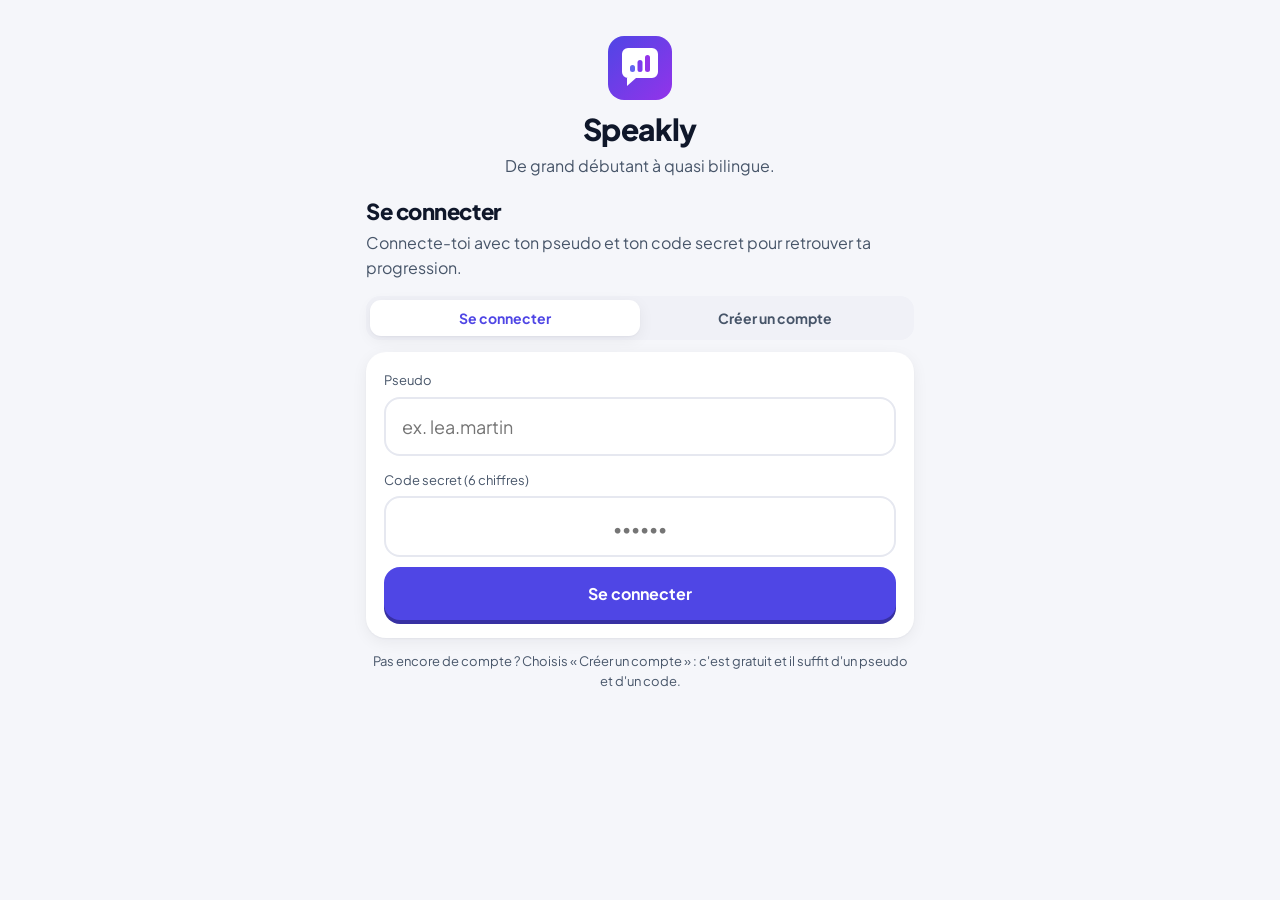
<file: index.html>
<!doctype html>
<html lang="fr">
<head>
<meta charset="utf-8">
<meta name="viewport" content="width=device-width,initial-scale=1,maximum-scale=1,user-scalable=no,viewport-fit=cover">
<meta name="theme-color" content="#4f46e5">
<meta name="apple-mobile-web-app-capable" content="yes">
<meta name="apple-mobile-web-app-title" content="Speakly">
<meta name="apple-mobile-web-app-status-bar-style" content="default">
<link rel="manifest" href="manifest.json">
<link rel="icon" href="icon.svg" type="image/svg+xml">
<link rel="apple-touch-icon" href="icon-512.png">
<link rel="preconnect" href="https://fonts.googleapis.com">
<link href="https://fonts.googleapis.com/css2?family=Plus+Jakarta+Sans:wght@400;500;600;700;800&display=swap" rel="stylesheet">
<title>Speakly</title>
<link rel="stylesheet" href="style.css?v=11">
</head>
<body>
<div id="app"></div>
<nav id="nav"></nav>
<script src="icons.js?v=11"></script>
<script src="data/core.js?v=11"></script>
<script src="data/a0.js?v=11"></script>
<script src="data/a1.js?v=11"></script>
<script src="data/a2.js?v=11"></script>
<script src="data/b1.js?v=11"></script>
<script src="data/b2.js?v=11"></script>
<script src="data/c1.js?v=11"></script>
<script src="data/c2.js?v=11"></script>
<script src="data/more.js?v=11"></script>
<script src="data/extra.js?v=11"></script>
<script src="data/dscg.js?v=11"></script>
<script src="data/dcg.js?v=11"></script>
<script src="app.js?v=11"></script>
<script src="practice.js?v=11"></script>
<script src="check.js?v=11"></script>
<script src="dscg.js?v=11"></script>
<script src="routine.js?v=11"></script>
<script src="dcgmode.js?v=11"></script>
<script src="sync.js?v=11"></script>
<script src="voice.js?v=11"></script>
</body>
</html>
</file>
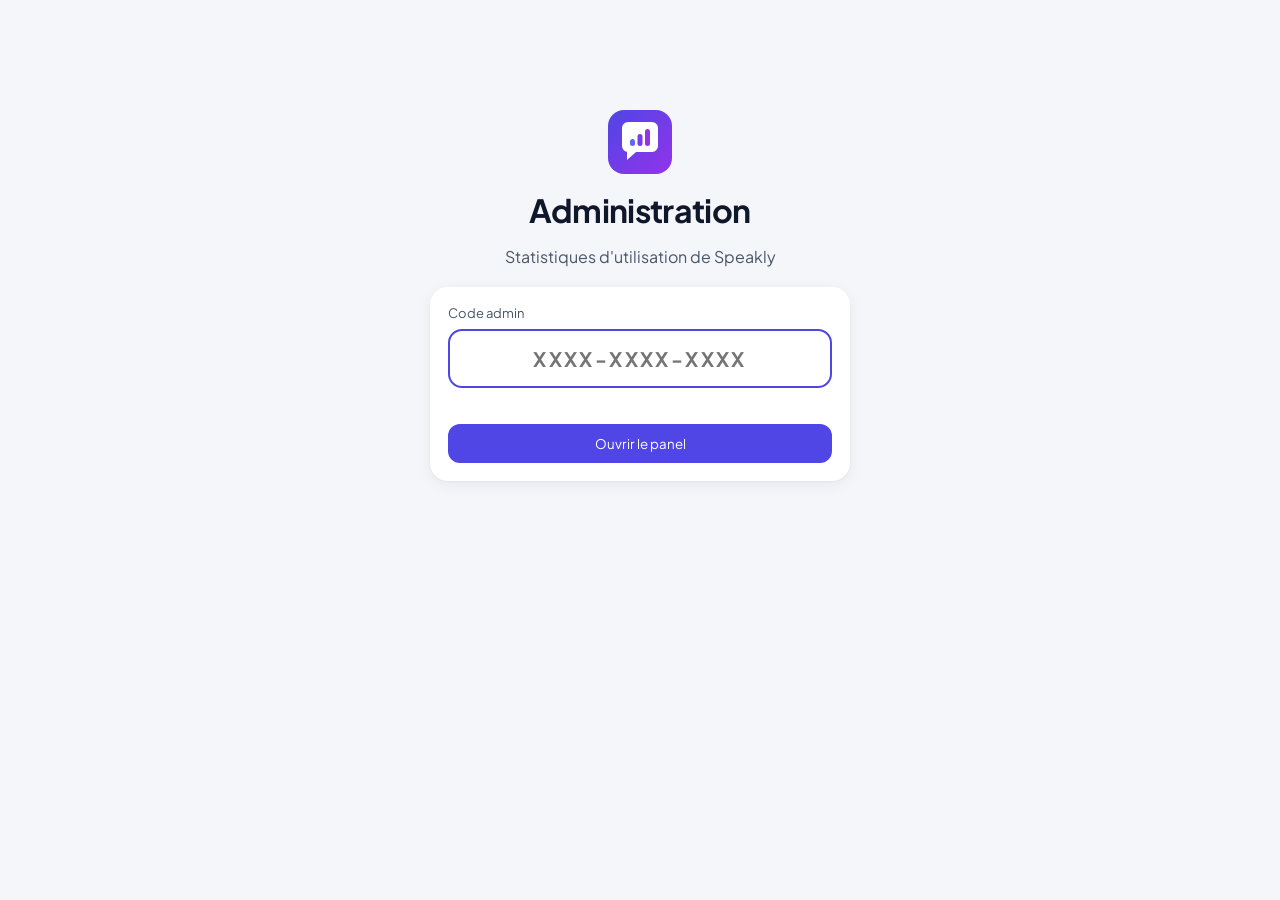
<file: admin/index.html>
<!doctype html>
<html lang="fr">
<head>
<meta charset="utf-8">
<meta name="viewport" content="width=device-width,initial-scale=1,viewport-fit=cover">
<meta name="robots" content="noindex,nofollow">
<meta name="theme-color" content="#4f46e5">
<title>Speakly · Administration</title>
<link rel="icon" href="../icon.svg" type="image/svg+xml">
<link rel="preconnect" href="https://fonts.googleapis.com">
<link href="https://fonts.googleapis.com/css2?family=Plus+Jakarta+Sans:wght@400;500;600;700;800&display=swap" rel="stylesheet">
<style>
:root{--bg:#f5f6fa;--surface:#fff;--surface2:#f0f1f7;--ink:#0f172a;--ink2:#475569;--muted:#94a3b8;--line:#e6e8f0;--pri:#4f46e5;--pri2:#7c3aed;--pri-soft:#eef0ff;--bar:#6366f1;--bar2:#c7d2fe;--ok:#059669;--ko:#e11d48;--shadow:0 1px 2px rgba(15,23,42,.04),0 4px 16px rgba(15,23,42,.06)}
@media (prefers-color-scheme:dark){:root{--bg:#0b0d17;--surface:#151826;--surface2:#1d2133;--ink:#eef0f8;--ink2:#a3abc2;--muted:#6b7390;--line:#262a3e;--pri-soft:#232650;--bar:#818cf8;--bar2:#3730a3;--shadow:0 1px 2px rgba(0,0,0,.3),0 6px 20px rgba(0,0,0,.25)}}
*{box-sizing:border-box}
body{margin:0;background:var(--bg);color:var(--ink);font-family:"Plus Jakarta Sans",-apple-system,BlinkMacSystemFont,"Segoe UI",Roboto,sans-serif;-webkit-font-smoothing:antialiased}
.wrap{max-width:1180px;margin:0 auto;padding:20px 16px 60px}
h1,h2,h3{margin:0;letter-spacing:-.02em}
.top{display:flex;align-items:center;justify-content:space-between;gap:12px;flex-wrap:wrap;margin-bottom:18px}
.brand{display:flex;align-items:center;gap:10px;font-weight:800;font-size:20px}
.brand small{display:block;font-size:12px;font-weight:600;color:var(--ink2)}
.btn{border:0;border-radius:12px;padding:11px 16px;font:700 14px inherit;font-family:inherit;cursor:pointer;background:var(--pri);color:#fff}
.btn.ghost{background:var(--surface);color:var(--ink);border:1px solid var(--line)}
.muted{color:var(--ink2)}.small{font-size:13px}
.card{background:var(--surface);border-radius:18px;padding:18px;box-shadow:var(--shadow)}
.grid{display:grid;gap:14px}
.kpis{grid-template-columns:repeat(4,1fr)}
.two{grid-template-columns:1fr 1fr}
.three{grid-template-columns:repeat(3,1fr)}
.kpi b{display:block;font-size:30px;font-weight:800;letter-spacing:-.03em;margin-top:4px}
.kpi span{font-size:13px;color:var(--ink2);font-weight:600}
.kpi small{display:block;font-size:12px;color:var(--muted);margin-top:2px}
section{margin-top:26px}
section>h2{font-size:18px;margin-bottom:12px}
.card h3{font-size:15px;margin-bottom:12px}
/* colonnes (séries sur 30 jours) */
.cols{display:flex;align-items:flex-end;gap:2px;height:140px;border-bottom:1px solid var(--line);position:relative}
.cols .c{flex:1;display:flex;flex-direction:column;justify-content:flex-end;height:100%;position:relative;cursor:default}
.cols .c i{display:block;background:var(--bar);border-radius:4px 4px 0 0;min-height:0}
.cols .c:hover i{background:var(--pri2)}
.cols .c.zero i{background:transparent}
.axis{display:flex;justify-content:space-between;font-size:11px;color:var(--muted);margin-top:6px}
.tip{position:fixed;pointer-events:none;background:var(--ink);color:var(--bg);font-size:12px;font-weight:600;padding:6px 9px;border-radius:8px;z-index:50;opacity:0;transition:opacity .1s;white-space:nowrap}
/* barres horizontales */
.hb{display:grid;grid-template-columns:minmax(90px,38%) 1fr auto;gap:8px 10px;align-items:center;font-size:13px}
.hb .l{overflow:hidden;text-overflow:ellipsis;white-space:nowrap;color:var(--ink2);font-weight:600}
.hb .t{height:12px;background:var(--surface2);border-radius:6px;overflow:hidden}
.hb .t i{display:block;height:100%;background:var(--bar);border-radius:6px}
.hb .v{font-weight:700;font-variant-numeric:tabular-nums;text-align:right;min-width:28px}
.empty{color:var(--muted);font-size:13px}
/* tableau */
.tbl{overflow-x:auto}
table{width:100%;border-collapse:collapse;font-size:13px}
th{text-align:left;color:var(--ink2);font-weight:700;padding:8px 10px;border-bottom:1px solid var(--line);cursor:pointer;white-space:nowrap;user-select:none}
th.num,td.num{text-align:right}
td{padding:9px 10px;border-bottom:1px solid var(--line);white-space:nowrap;font-variant-numeric:tabular-nums}
tr:last-child td{border:0}
.tag{display:inline-block;font-size:11px;font-weight:700;padding:3px 8px;border-radius:99px;background:var(--pri-soft);color:var(--pri)}
.dot{display:inline-block;width:8px;height:8px;border-radius:50%;margin-right:6px;background:var(--muted)}
.dot.on{background:var(--ok)}
input.txt{width:100%;padding:15px;font-size:20px;letter-spacing:.12em;text-transform:uppercase;text-align:center;border-radius:14px;border:2px solid var(--line);background:var(--surface);color:var(--ink);font-family:inherit;font-weight:700;outline:none}
input.txt:focus{border-color:var(--pri)}
.login{max-width:420px;margin:10vh auto 0;text-align:center}
.login .card{text-align:left;margin-top:20px}
.err{color:var(--ko);font-weight:600;font-size:14px;min-height:20px;margin:10px 0 0}
.search{width:100%;max-width:280px;padding:9px 12px;border-radius:10px;border:1px solid var(--line);background:var(--surface);color:var(--ink);font-family:inherit;font-size:14px}
@media (max-width:900px){.kpis{grid-template-columns:repeat(2,1fr)}.two,.three{grid-template-columns:1fr}}
</style>
</head>
<body>
<div class="wrap" id="root"></div>
<div class="tip" id="tip"></div>
<script src="../icons.js"></script>
<script src="../data/core.js"></script>
<script src="../data/a0.js"></script><script src="../data/a1.js"></script><script src="../data/a2.js"></script><script src="../data/b1.js"></script><script src="../data/b2.js"></script><script src="../data/c1.js"></script><script src="../data/c2.js"></script><script src="../data/more.js"></script>
<script>
(function () {
  var API = "https://speakly-api.agenda-dcg-pdf-worker.workers.dev/api/admin";
  var root = document.getElementById("root"), tip = document.getElementById("tip");
  var LESSONS = {}; try { LEVELS.forEach(function (l) { l.units.forEach(function (u) { u.lessons.forEach(function (x) { LESSONS[x.id] = x.level + " · " + x.title; }); }); }); } catch (e) {}
  var MOD = { irr: "Verbes irréguliers", conj: "Conjugaison", pron: "Prononciation", num: "Nombres et heures", fix: "Corrige l'erreur", phr: "Verbes à particule", idi: "Expressions", ff: "Faux amis", daily: "Séance du jour", dlg: "Dialogues", sto: "Histoires", exam: "Examens", dscgV: "DSCG vocabulaire", dscgN: "DSCG notions", dscgA: "DSCG articles", dscgOral: "DSCG oraux blancs", dscgPhr: "DSCG phrases", dcgV: "DCG vocabulaire" };
  var CATS = { gram: "Grammaire", conj: "Verbes et conjugaison", vocab: "Vocabulaire", expr: "Expressions et faux amis", listen: "Écoute et dictée", sent: "Phrases et traduction", read: "Lecture", dscg: "DSCG", dcg: "DCG" };
  var RT = { daily: "Leçon ou séance du jour", review: "Révisions", serie: "Épisode ou film en VO", speak: "Parler à voix haute", write: "Journal écrit", listen: "Podcast", read: "Lecture" };
  var VOICES = { pandora: "Pandora (UK, femme)", draco: "Draco (UK, homme)", thalia: "Thalia (US, femme)", apollo: "Apollo (US, homme)", device: "Voix de l'appareil" };
  var esc = function (s) { return String(s).replace(/[&<>"]/g, function (c) { return { "&": "&amp;", "<": "&lt;", ">": "&gt;", '"': "&quot;" }[c]; }); };
  var fmtN = function (n) { return Number(n || 0).toLocaleString("fr-FR"); };
  var fmtD = function (t) { return t ? new Date(t).toLocaleDateString("fr-FR", { day: "2-digit", month: "2-digit", year: "2-digit" }) : "-"; };
  var ago = function (t) { if (!t) return "-"; var m = Math.round((Date.now() - t) / 60000); if (m < 2) return "à l'instant"; if (m < 60) return "il y a " + m + " min"; var h = Math.round(m / 60); if (h < 24) return "il y a " + h + " h"; var d = Math.round(h / 24); return "il y a " + d + " j"; };

  function login(msg) {
    root.innerHTML = '<div class="login"><div style="display:inline-block">' + logo(64) + '</div><h1 style="margin-top:12px">Administration</h1><p class="muted">Statistiques d\'utilisation de Speakly</p>' +
      '<div class="card"><p class="small muted" style="margin:0 0 8px">Code admin</p><input class="txt" id="code" autocomplete="off" autocapitalize="characters" spellcheck="false" placeholder="XXXX-XXXX-XXXX"><p class="err" id="err">' + esc(msg || "") + '</p><button class="btn" id="go" style="width:100%;margin-top:6px">Ouvrir le panel</button></div></div>';
    var go = function () { var c = document.getElementById("code").value.trim(); if (c) load(c); };
    document.getElementById("go").onclick = go;
    document.getElementById("code").onkeydown = function (e) { if (e.key === "Enter") go(); };
    document.getElementById("code").focus();
  }
  function load(code) {
    var b = document.getElementById("go"); if (b) { b.disabled = true; b.textContent = "Chargement…"; }
    fetch(API, { method: "POST", headers: { "Content-Type": "application/json" }, body: JSON.stringify({ code: code }) })
      .then(function (r) { return r.json().then(function (j) { return { ok: r.ok, j: j }; }); })
      .then(function (x) { if (!x.ok) { try { sessionStorage.removeItem("spk-admin"); } catch (e) {} return login(x.j.error || "Erreur"); } try { sessionStorage.setItem("spk-admin", code); } catch (e) {} render(x.j, code); })
      .catch(function () { login("Pas de connexion au serveur."); });
  }

  // ----- graphiques -----
  function cols(values, labels, unit) {
    var max = Math.max.apply(null, values.concat([1]));
    return '<div class="cols">' + values.map(function (v, i) { return '<div class="c' + (v ? "" : " zero") + '" data-tip="' + esc(labels[i] + " : " + fmtN(v) + " " + unit) + '"><i style="height:' + (v / max * 100) + '%"></i></div>'; }).join("") + '</div>' +
      '<div class="axis"><span>' + esc(labels[0]) + '</span><span>' + esc(labels[Math.floor(labels.length / 2)]) + '</span><span>' + esc(labels[labels.length - 1]) + '</span></div>';
  }
  function hbars(pairs, nameFn) {
    pairs = pairs.filter(function (p) { return p[1] > 0; });
    if (!pairs.length) return '<p class="empty">Pas encore de données.</p>';
    var max = Math.max.apply(null, pairs.map(function (p) { return p[1]; }));
    return '<div class="hb">' + pairs.map(function (p) { var n = nameFn ? nameFn(p[0]) : p[0]; return '<span class="l" title="' + esc(n) + '">' + esc(n) + '</span><span class="t"><i style="width:' + (p[1] / max * 100) + '%"></i></span><span class="v">' + fmtN(p[1]) + '</span>'; }).join("") + '</div>';
  }
  var obj = function (o) { return Object.keys(o).map(function (k) { return [k, o[k]]; }); };
  var kpi = function (label, v, sub) { return '<div class="card kpi"><span>' + label + '</span><b>' + v + '</b>' + (sub ? '<small>' + sub + '</small>' : "") + '</div>'; };
  var card = function (title, body, note) { return '<div class="card"><h3>' + title + '</h3>' + body + (note ? '<p class="small muted" style="margin:12px 0 0">' + note + '</p>' : "") + '</div>'; };

  function render(d, code) {
    var K = d.kpi, L = d.learning, days = d.series.days.map(function (x) { return x.slice(8, 10) + "/" + x.slice(5, 7); });
    var activePct = K.users ? Math.round(K.active7 / K.users * 100) : 0;
    root.innerHTML =
      '<div class="top"><div class="brand">' + logo(38) + '<div>Speakly · Administration<small>Mis à jour ' + new Date(d.generated).toLocaleString("fr-FR", { day: "numeric", month: "long", hour: "2-digit", minute: "2-digit" }) + '</small></div></div>' +
      '<div style="display:flex;gap:8px"><button class="btn ghost" id="rf">Actualiser</button><button class="btn ghost" id="lo">Fermer</button></div></div>' +

      '<div class="grid kpis">' + kpi("Comptes", fmtN(K.users), "+" + K.new7 + " cette semaine") + kpi("Actifs aujourd'hui", fmtN(K.active1)) + kpi("Actifs sur 7 jours", fmtN(K.active7), activePct + " % des comptes") + kpi("Actifs sur 30 jours", fmtN(K.active30)) + '</div>' +
      '<div class="grid kpis" style="margin-top:14px">' + kpi("Leçons terminées", fmtN(L.lessonsTotal), L.lessonsAvg + " par compte en moyenne") + kpi("XP gagnés", fmtN(L.xpTotal), fmtN(L.xpAvg) + " par compte") + kpi("Taux de bonnes réponses", L.accuracy + " %", fmtN(L.answers) + " réponses") + kpi("Connexions (7 j)", fmtN(K.logins7), fmtN(K.sessions) + " sessions ouvertes") + '</div>' +

      '<section><h2>Activité sur 30 jours</h2><div class="grid two">' +
      card("Utilisateurs actifs par jour", cols(d.series.dau, days, "actif(s)"), "Comptés à partir de la mise en place du panel.") +
      card("Nouveaux comptes par jour", cols(d.series.signups, days, "inscription(s)")) +
      card("Connexions par jour", cols(d.series.logins, days, "connexion(s)")) +
      card("Voix naturelles générées par jour", cols(d.series.tts, days, "phrase(s)"), fmtN(d.tts.total) + " phrases générées au total, gardées en mémoire ensuite. Plafond : 4 000 par jour.") +
      '</div></section>' +

      '<section><h2>Profil des apprenants</h2><div class="grid three">' +
      card("Niveau actuel", hbars(obj(d.levels))) +
      card("Objectif choisi", hbars(obj(d.goals))) +
      card("Voix choisie", hbars(obj(d.voices), function (k) { return VOICES[k] || k; })) +
      card("Meilleure série de jours", hbars(obj(d.streaks), function (k) { return k + " jour" + (k === "1-2" || k === "0" ? "" : "s"); })) +
      card("Certificats obtenus", hbars(obj(d.certs))) +
      card("Note des leçons", hbars([["3 étoiles", L.stars[3] || 0], ["2 étoiles", L.stars[2] || 0], ["1 étoile", L.stars[1] || 0]])) +
      '</div></section>' +

      '<section><h2>Apprentissage</h2><div class="grid two">' +
      card("Leçons les plus terminées", hbars(L.topLessons, function (k) { return LESSONS[k] || k; })) +
      card("Erreurs par thème", hbars(d.errors.cats, function (k) { return CATS[k] || k; }), fmtN(d.errors.todo) + " erreurs à retravailler, " + fmtN(d.errors.fixed) + " corrigées.") +
      card("Entraînements les plus utilisés", hbars(d.practice.modules, function (k) { return MOD[k] || k; }), fmtN(d.practice.writings) + " textes rédigés" + (d.practice.writingAvg != null ? ", note moyenne " + String(d.practice.writingAvg).replace(".", ",") + " / 20" : "") + ". " + fmtN(d.practice.resumes) + " session(s) laissée(s) en cours.") +
      card("Routine quotidienne", hbars(d.routine.items, function (k) { return RT[k] || k; }), fmtN(d.routine.users) + " compte(s) utilisent la routine, " + fmtN(d.routine.myWords) + " mot(s) ajouté(s) au carnet.") +
      '</div>' +
      '<div class="grid kpis" style="margin-top:14px">' + kpi("Mots en révision", fmtN(L.srs), fmtN(L.mastered) + " maîtrisés") + kpi("Test de niveau", fmtN(L.placement), "comptes placés au-dessus de A0") + kpi("Préparation DCG", fmtN(d.exams.dcgUsers), "comptes") + kpi("Préparation DSCG", fmtN(d.exams.dscgUsers), fmtN(d.exams.dscgOrals) + " oraux blancs") + '</div></section>' +

      '<section><div style="display:flex;justify-content:space-between;align-items:center;gap:10px;flex-wrap:wrap;margin-bottom:12px"><h2>Comptes (' + d.users.length + ')</h2><input class="search" id="q" placeholder="Rechercher un pseudo"></div>' +
      '<div class="card tbl"><table><thead><tr>' + [["name", "Pseudo"], ["last", "Dernière activité"], ["created", "Inscrit le"], ["level", "Niveau"], ["goal", "Objectif"], ["xp", "XP", 1], ["lessons", "Leçons", 1], ["streak", "Série", 1], ["errors", "Erreurs", 1], ["syncs", "Synchros", 1]].map(function (c) { return '<th data-k="' + c[0] + '" class="' + (c[2] ? "num" : "") + '">' + c[1] + '</th>'; }).join("") + '</tr></thead><tbody id="tb"></tbody></table></div></section>';

    var sortK = "last", dir = -1;
    function rows() {
      var q = (document.getElementById("q").value || "").toLowerCase();
      var list = d.users.filter(function (u) { return !q || u.name.toLowerCase().indexOf(q) >= 0; }).sort(function (a, b) { var x = a[sortK], y = b[sortK]; return (x > y ? 1 : x < y ? -1 : 0) * dir; });
      document.getElementById("tb").innerHTML = list.map(function (u) { var on = Date.now() - u.last < 864e5;
        return '<tr><td><span class="dot' + (on ? " on" : "") + '"></span><b>' + esc(u.name) + '</b></td><td>' + ago(u.last) + '</td><td>' + fmtD(u.created) + '</td><td><span class="tag">' + esc(u.level) + '</span></td><td>' + esc(u.goal) + '</td><td class="num">' + fmtN(u.xp) + '</td><td class="num">' + u.lessons + '</td><td class="num">' + u.streak + ' j</td><td class="num">' + u.errors + '</td><td class="num">' + u.syncs + '</td></tr>'; }).join("") || '<tr><td colspan="10" class="empty">Aucun compte.</td></tr>';
    }
    document.querySelectorAll("th[data-k]").forEach(function (th) { th.onclick = function () { var k = th.dataset.k; dir = sortK === k ? -dir : (k === "name" || k === "level" || k === "goal" ? 1 : -1); sortK = k; rows(); }; });
    document.getElementById("q").oninput = rows; rows();
    document.getElementById("rf").onclick = function () { load(code); };
    document.getElementById("lo").onclick = function () { try { sessionStorage.removeItem("spk-admin"); } catch (e) {} login(); };
    document.querySelectorAll("[data-tip]").forEach(function (el) {
      el.onmouseenter = function () { tip.textContent = el.dataset.tip; tip.style.opacity = 1; };
      el.onmousemove = function (e) { tip.style.left = Math.min(e.clientX + 12, innerWidth - tip.offsetWidth - 8) + "px"; tip.style.top = (e.clientY - 34) + "px"; };
      el.onmouseleave = function () { tip.style.opacity = 0; };
      el.ontouchstart = function (e) { var t = e.touches[0]; tip.textContent = el.dataset.tip; tip.style.opacity = 1; tip.style.left = Math.max(8, Math.min(t.clientX - 60, innerWidth - 180)) + "px"; tip.style.top = (t.clientY - 44) + "px"; };
    });
    document.addEventListener("touchend", function () { setTimeout(function () { tip.style.opacity = 0; }, 1200); }, { passive: true });
  }

  var saved = null; try { saved = sessionStorage.getItem("spk-admin"); } catch (e) {}
  saved ? load(saved) : login();
})();
</script>
</body>
</html>
</file>
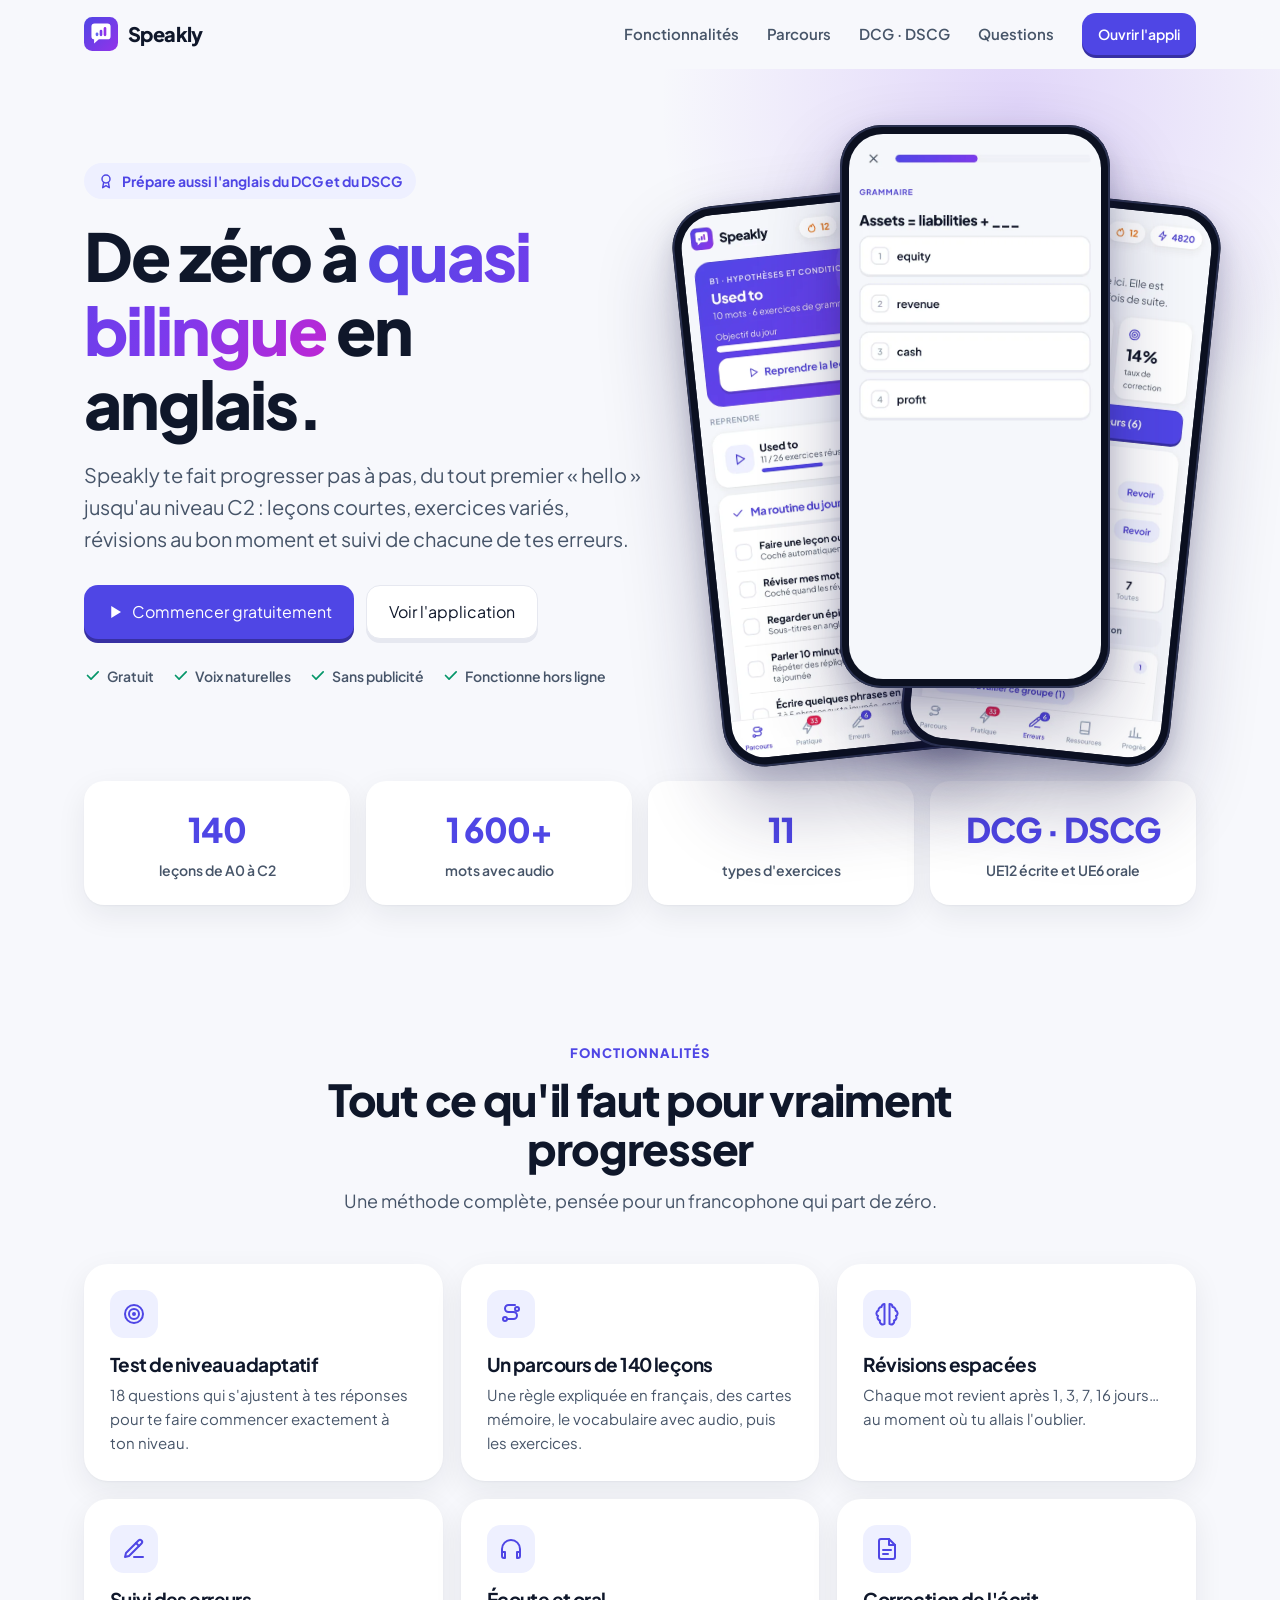
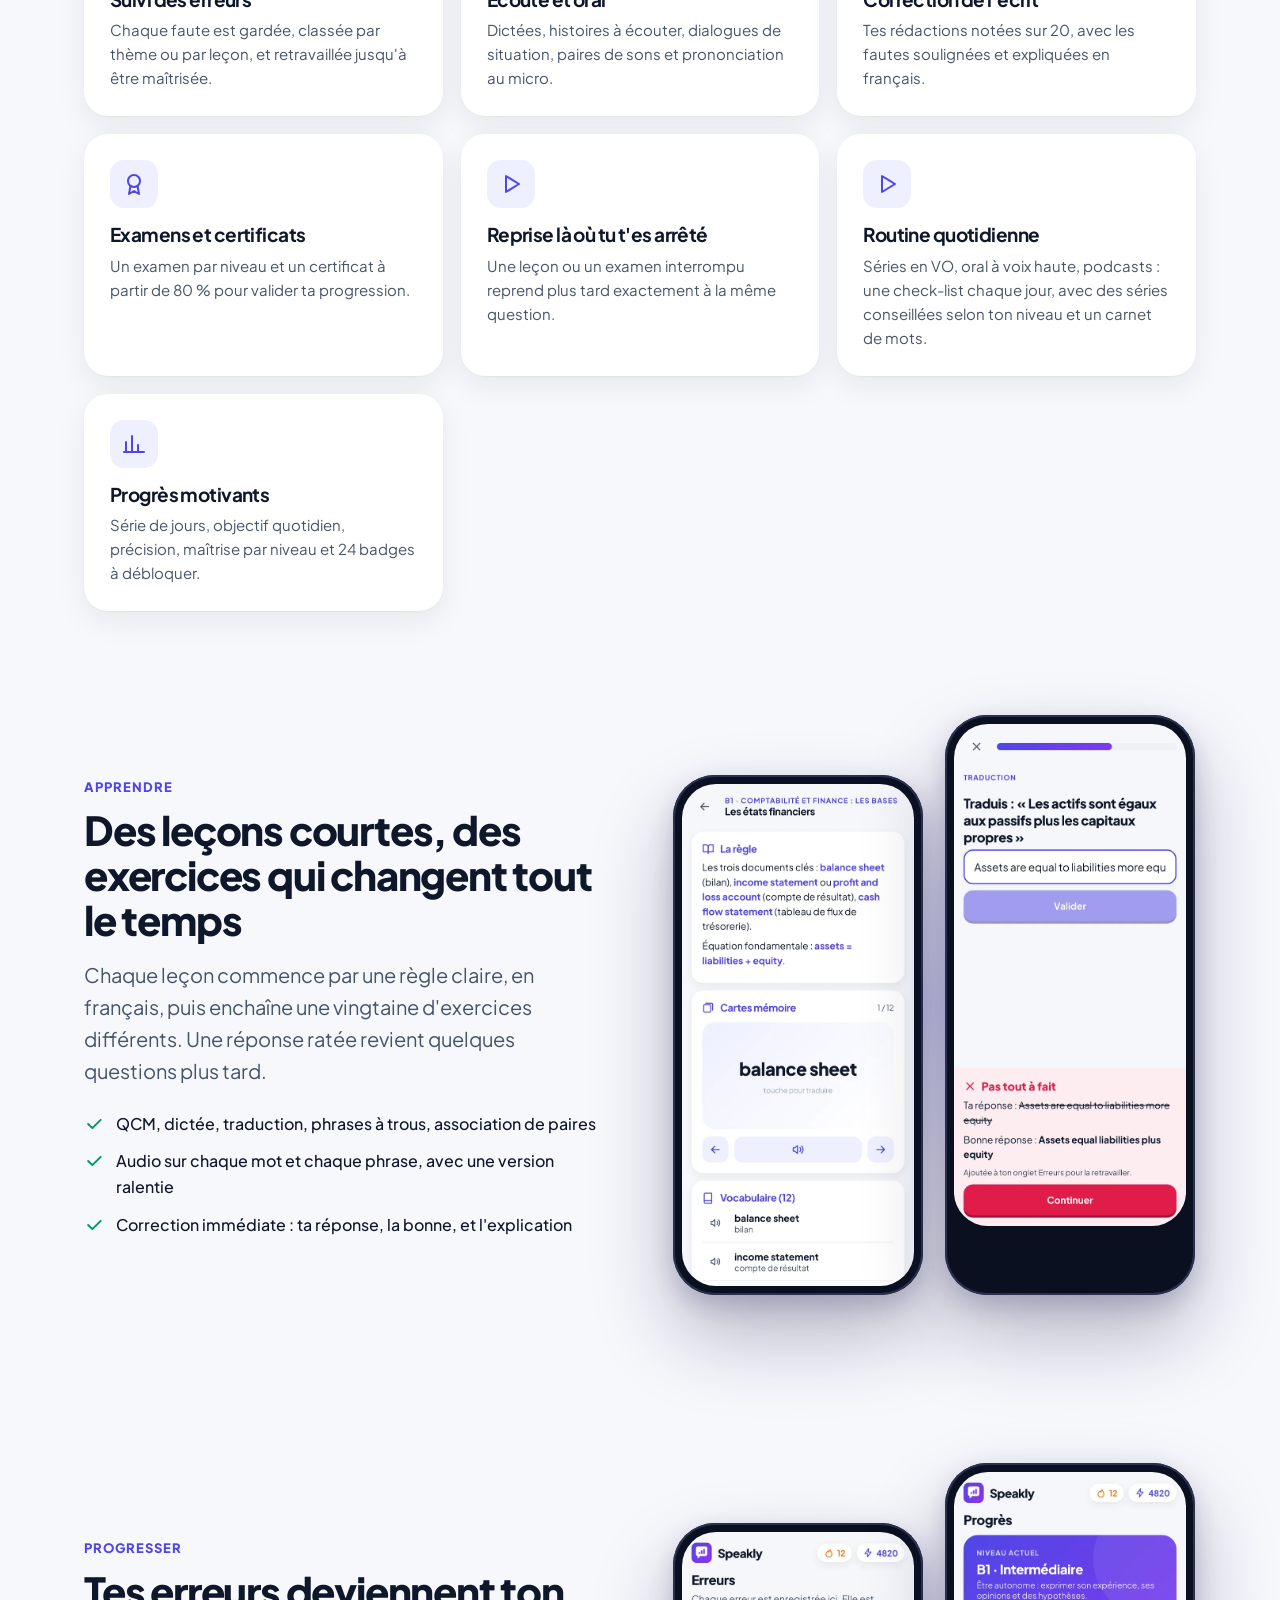
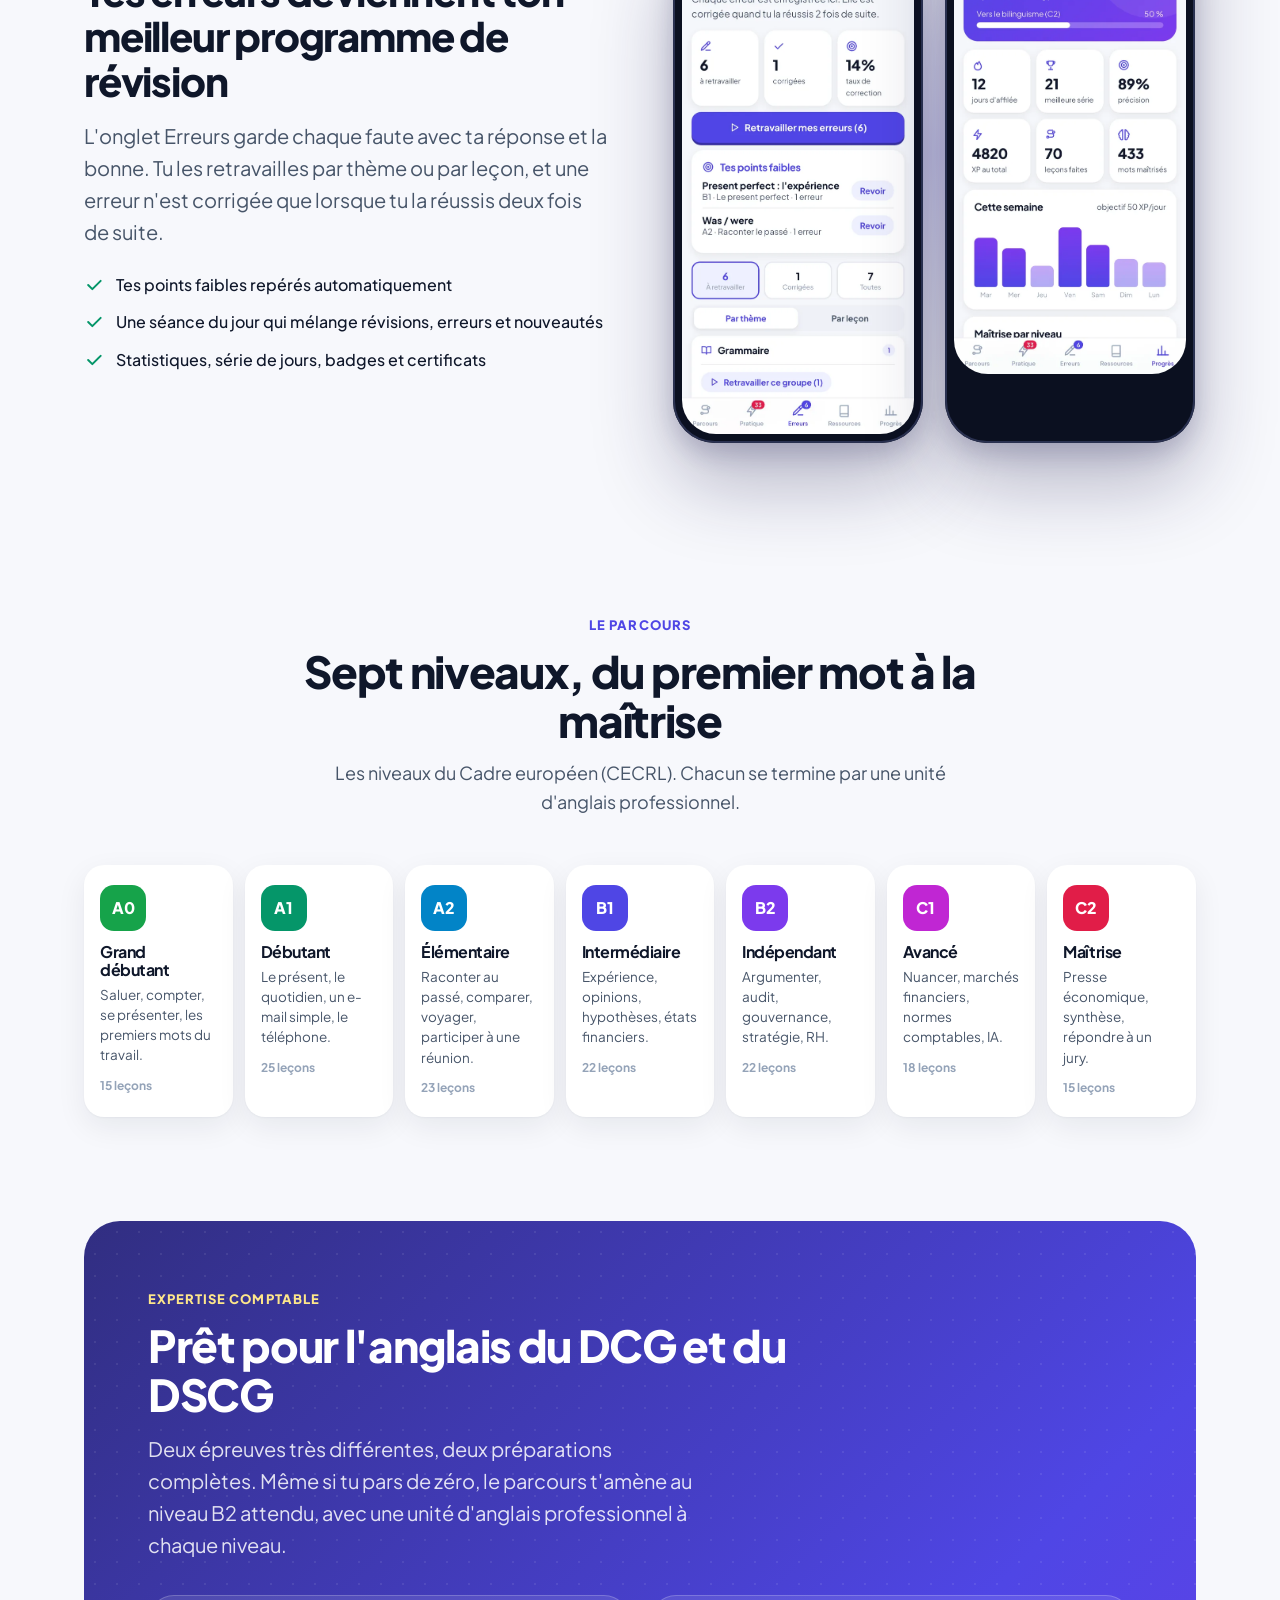
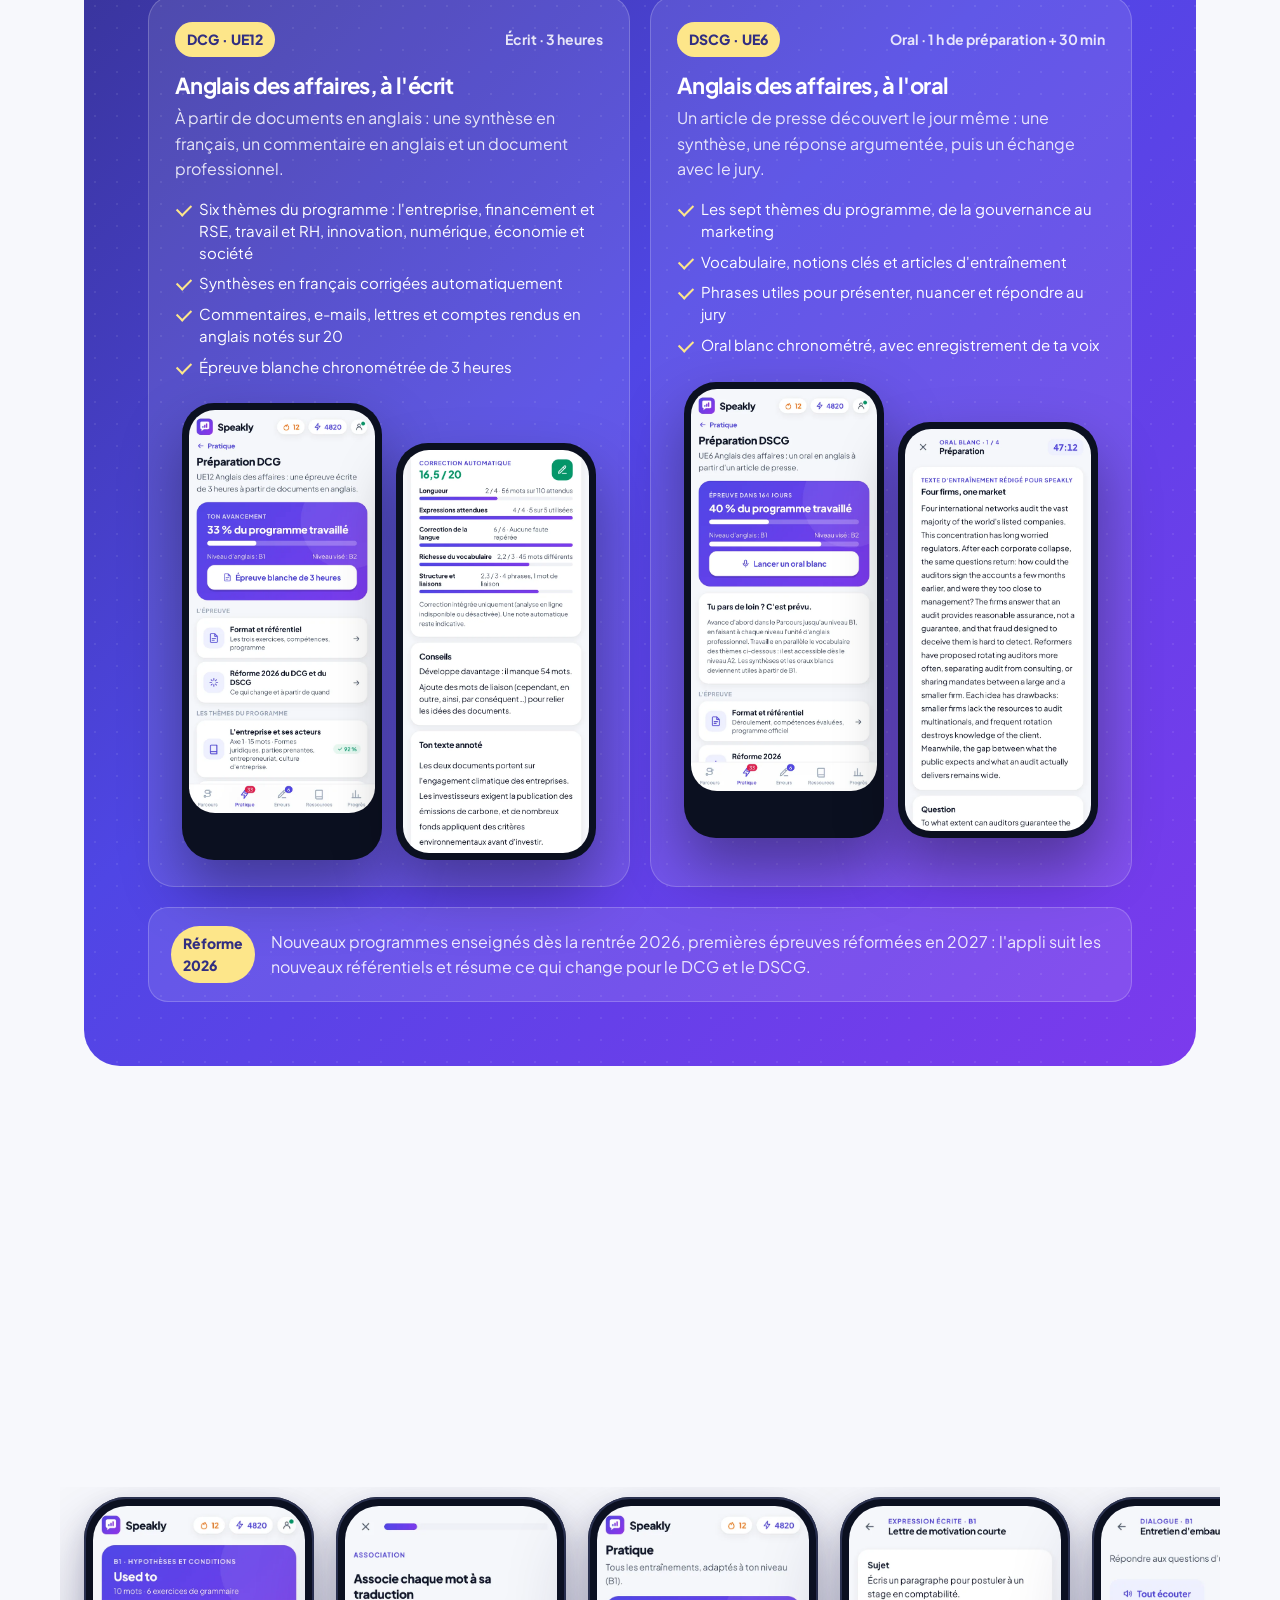
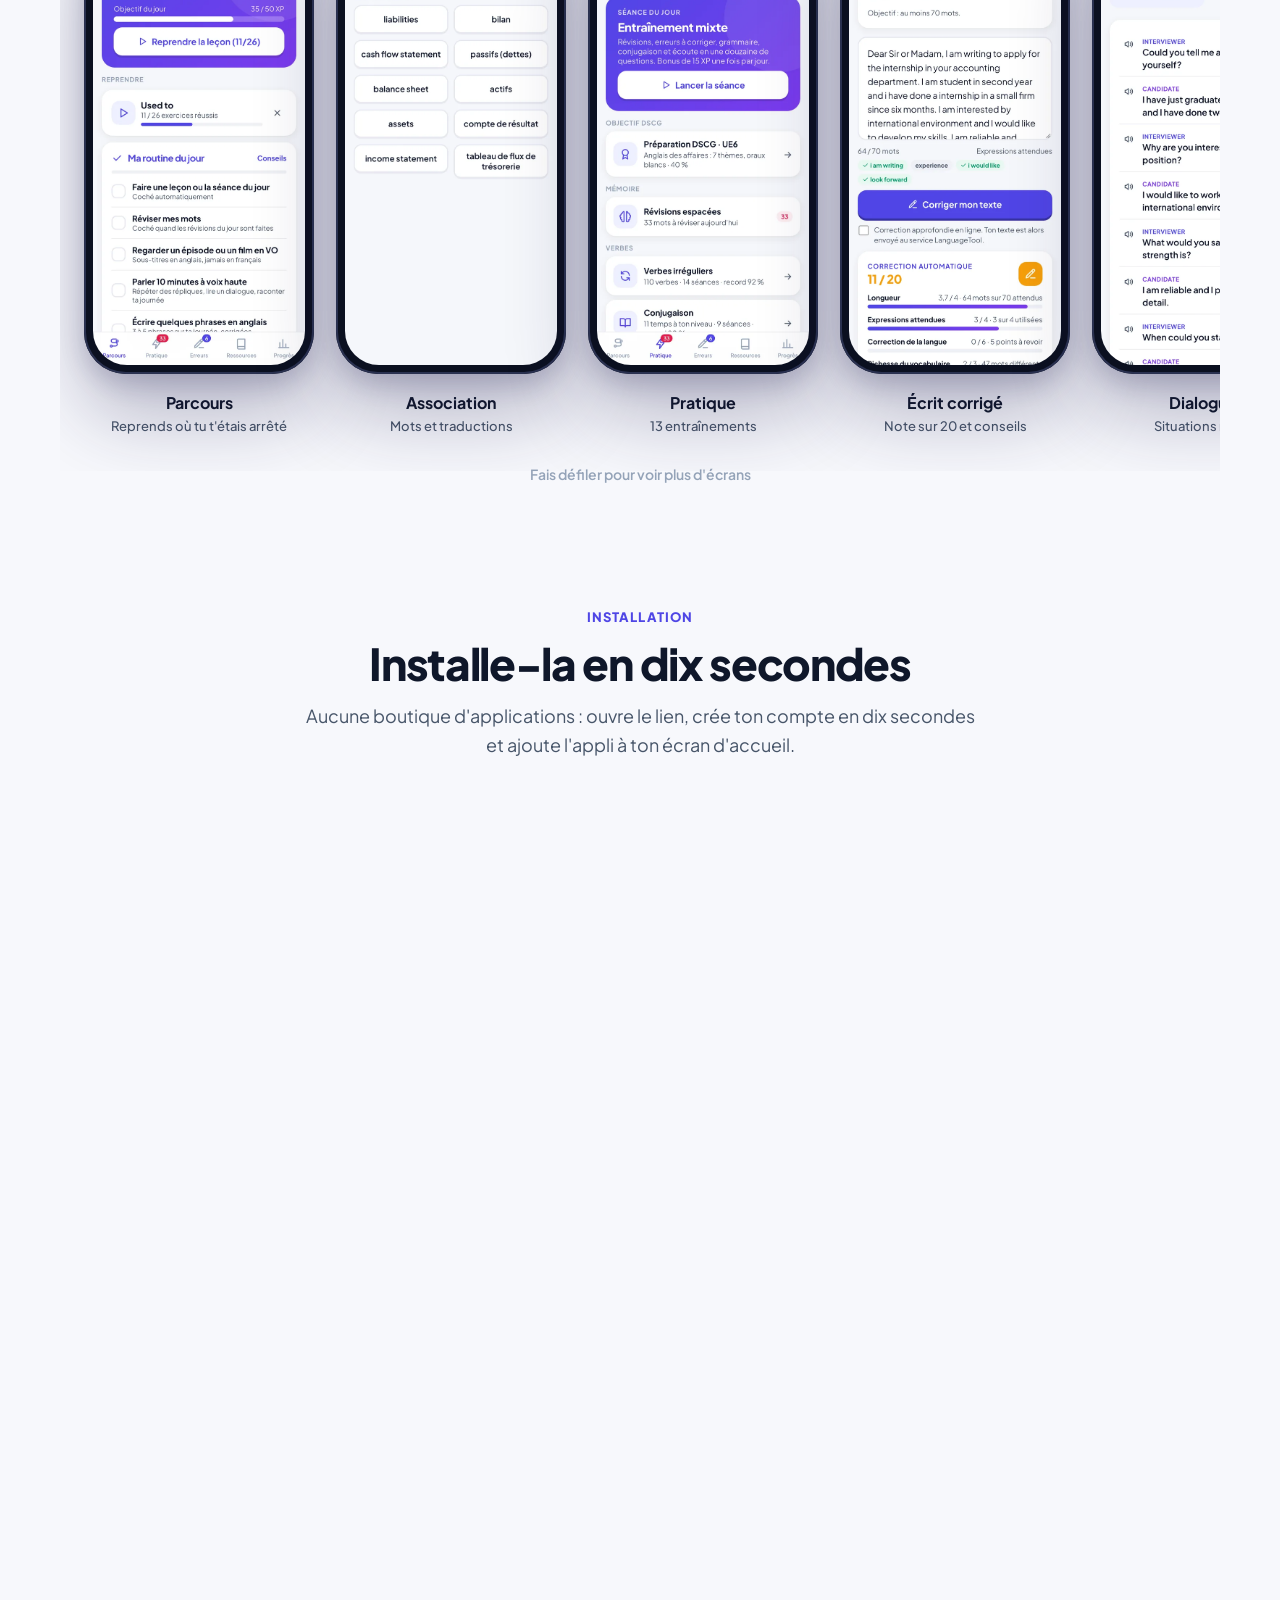
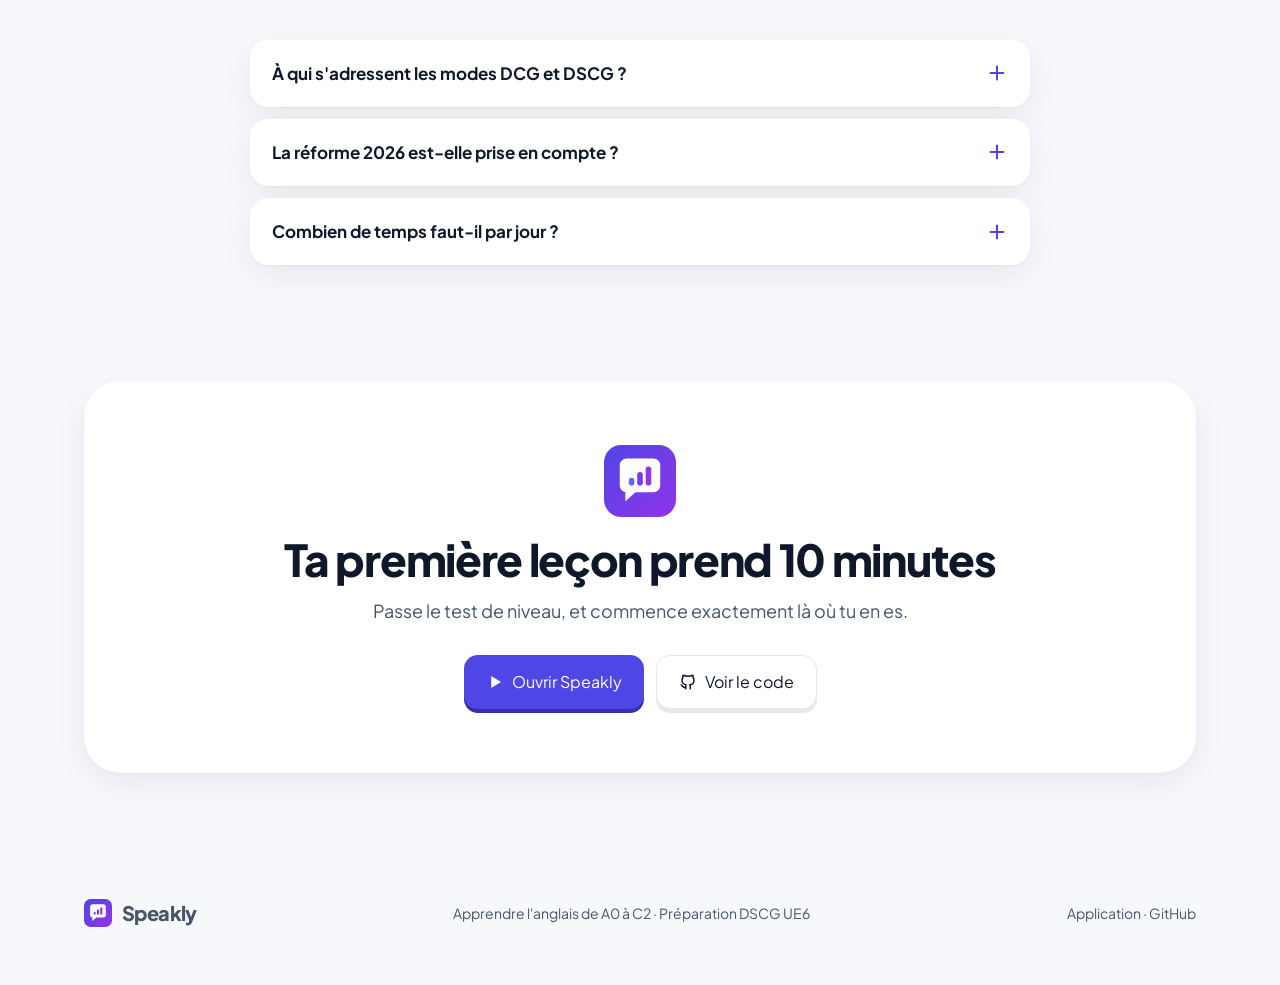
<file: presentation/index.html>
<!doctype html>
<html lang="fr">
<head>
<meta charset="utf-8">
<meta name="viewport" content="width=device-width,initial-scale=1,viewport-fit=cover">
<title>Speakly · L'anglais de zéro au niveau bilingue, DCG et DSCG</title>
<meta name="description" content="Speakly : 140 leçons d'anglais de A0 à C2, révisions espacées, suivi des erreurs, voix naturelles, et une préparation complète de l'anglais du DCG (UE12, écrit) et du DSCG (UE6, oral). Gratuit.">
<meta name="theme-color" content="#4f46e5">
<meta property="og:title" content="Speakly · Apprendre l'anglais de zéro au niveau bilingue">
<meta property="og:description" content="140 leçons de A0 à C2 et une préparation complète de l'anglais du DCG (UE12) et du DSCG (UE6). Gratuit, avec voix naturelles.">
<meta property="og:image" content="https://speaklyyy.netlify.app/docs/images/banner.png">
<meta property="og:url" content="https://speaklyyy.netlify.app/presentation/">
<meta name="twitter:card" content="summary_large_image">
<link rel="icon" href="../icon.svg" type="image/svg+xml">
<link rel="apple-touch-icon" href="../icon-512.png">
<link rel="preconnect" href="https://fonts.googleapis.com">
<link href="https://fonts.googleapis.com/css2?family=Plus+Jakarta+Sans:wght@400;500;600;700;800&display=swap" rel="stylesheet">
<style>
:root{
  --bg:#f7f8fc;--surface:#fff;--surface2:#f0f1f8;--ink:#0f172a;--ink2:#475569;--muted:#94a3b8;--line:#e6e8f0;
  --pri:#4f46e5;--pri2:#7c3aed;--pri-soft:#eef0ff;--ok:#059669;--ok-soft:#e7f8f1;--ko:#e11d48;--gold:#f59e0b;
  --shadow:0 1px 2px rgba(15,23,42,.04),0 10px 30px rgba(15,23,42,.07);--r:24px;--topbar:rgba(247,248,252,.86);
}
@media (prefers-color-scheme:dark){:root{--topbar:rgba(11,13,23,.86);
  --bg:#0b0d17;--surface:#151826;--surface2:#1d2133;--ink:#eef0f8;--ink2:#a3abc2;--muted:#6b7390;--line:#262a3e;
  --pri-soft:#232650;--ok-soft:#0f2a22;--shadow:0 1px 2px rgba(0,0,0,.3),0 10px 30px rgba(0,0,0,.3);
}}
*{box-sizing:border-box}
html{scroll-behavior:smooth}
body{margin:0;background:var(--bg);color:var(--ink);font-family:"Plus Jakarta Sans",-apple-system,BlinkMacSystemFont,"Segoe UI",Roboto,sans-serif;-webkit-font-smoothing:antialiased;line-height:1.6;overflow-x:hidden}
a{color:inherit;text-decoration:none}
img{max-width:100%;display:block}
img[src="../icon.svg"]{border-radius:24%;flex:none}
.wrap{max-width:1160px;margin:0 auto;padding:0 24px}
h1,h2,h3{margin:0;letter-spacing:-.03em;line-height:1.12}
.ic{flex:none}

/* barre du haut */
header.top{position:sticky;top:0;z-index:20;background:var(--topbar);backdrop-filter:blur(14px);-webkit-backdrop-filter:blur(14px);border-bottom:1px solid transparent;transition:border-color .2s}
header.top.scrolled{border-color:var(--line)}
.nav{display:flex;align-items:center;justify-content:space-between;height:68px}
.brand{display:flex;align-items:center;gap:10px;font-weight:800;font-size:20px;letter-spacing:-.03em}
.links{display:flex;align-items:center;gap:28px;font-weight:600;font-size:15px;color:var(--ink2)}
.links a:hover{color:var(--pri)}
.btn{display:inline-flex;align-items:center;justify-content:center;gap:8px;border:0;border-radius:14px;padding:13px 22px;font:700 16px/1 inherit;font-family:inherit;cursor:pointer;background:var(--pri);color:#fff;box-shadow:0 4px 0 #3730a3;transition:transform .1s,filter .15s;white-space:nowrap}
.btn:hover{filter:brightness(1.08)}.btn:active{transform:translateY(2px);box-shadow:0 2px 0 #3730a3}
.btn.sm{padding:10px 16px;font-size:14px;box-shadow:0 3px 0 #3730a3}
.btn.light{background:#fff;color:var(--pri);box-shadow:0 4px 0 rgba(0,0,0,.15)}
.btn.ghost{background:var(--surface);color:var(--ink);box-shadow:0 4px 0 var(--line);border:1px solid var(--line)}
.btn.outline{background:rgba(255,255,255,.12);color:#fff;box-shadow:none;border:1px solid rgba(255,255,255,.35)}

/* hero */
.hero{position:relative;padding:56px 0 40px;overflow:hidden}
.hero:before{content:"";position:absolute;inset:-40% -10% auto auto;width:780px;height:780px;border-radius:50%;background:radial-gradient(circle,rgba(124,58,237,.18),transparent 65%);pointer-events:none}
.hero .grid{display:grid;grid-template-columns:1.05fr .95fr;gap:40px;align-items:center}
.eyebrow{display:inline-flex;align-items:center;gap:8px;padding:7px 14px;border-radius:99px;background:var(--pri-soft);color:var(--pri);font-weight:700;font-size:14px}
.hero h1{font-size:clamp(40px,5.6vw,66px);font-weight:800;margin:20px 0 18px}
.grad{background:linear-gradient(120deg,var(--pri),var(--pri2) 60%,#c026d3);-webkit-background-clip:text;background-clip:text;color:transparent}
.lead{font-size:clamp(17px,1.6vw,20px);color:var(--ink2);max-width:560px;margin:0}
.cta{display:flex;flex-wrap:wrap;gap:12px;margin-top:30px}
.trust{display:flex;flex-wrap:wrap;gap:18px;margin-top:26px;color:var(--ink2);font-size:14px;font-weight:600}
.trust span{display:inline-flex;align-items:center;gap:6px}.trust .ic{color:var(--ok)}
.phones{position:relative;height:600px}
.phone{position:absolute;width:270px;border-radius:42px;padding:9px;background:#0b1020;box-shadow:0 40px 80px rgba(30,27,75,.3),0 10px 24px rgba(30,27,75,.18),inset 0 0 0 2px #2a3150}
.phone picture{display:block}.phone img{border-radius:34px;width:100%;height:auto;aspect-ratio:585/1266;background:var(--surface2)}
.phones .p1{left:2%;top:70px;transform:rotate(-6deg)}
.phones .p2{left:30%;top:0;z-index:2}
.phones .p3{right:0;top:70px;transform:rotate(6deg)}

/* chiffres */
.stats{display:grid;grid-template-columns:repeat(4,1fr);gap:16px;margin:56px 0 10px}
.stat{background:var(--surface);border-radius:20px;padding:22px;box-shadow:var(--shadow);text-align:center}
.stat b{display:block;font-size:34px;font-weight:800;letter-spacing:-.03em;color:var(--pri)}
.stat span{color:var(--ink2);font-size:14px;font-weight:600}

/* sections */
section{padding:84px 0}
.sec-head{text-align:center;max-width:680px;margin:0 auto 48px}
.kicker{font-size:13px;font-weight:800;letter-spacing:.08em;text-transform:uppercase;color:var(--pri)}
.sec-head h2{font-size:clamp(30px,3.6vw,44px);font-weight:800;margin:10px 0 14px}
.sec-head p{color:var(--ink2);font-size:18px;margin:0}

.features{display:grid;grid-template-columns:repeat(3,1fr);gap:18px}
.feat{background:var(--surface);border-radius:var(--r);padding:26px;box-shadow:var(--shadow);transition:transform .2s}
.feat:hover{transform:translateY(-3px)}
.feat .ib{width:48px;height:48px;border-radius:14px;background:var(--pri-soft);color:var(--pri);display:flex;align-items:center;justify-content:center;margin-bottom:16px}
.feat h3{font-size:19px;margin-bottom:8px}
.feat p{margin:0;color:var(--ink2);font-size:15px}

/* bloc écran + texte */
.split{display:grid;grid-template-columns:1fr 1fr;gap:64px;align-items:center}
.split.rev .media{order:2}
.split h2{font-size:clamp(28px,3.2vw,40px);font-weight:800;margin:10px 0 16px}
.split p.lead{max-width:none}
.checks{list-style:none;padding:0;margin:24px 0 0;display:grid;gap:12px}
.checks li{display:flex;gap:12px;align-items:flex-start;font-weight:500}
.checks li .ic{color:var(--ok);margin-top:3px}
.media{position:relative;display:flex;justify-content:center;gap:22px}
.media .phone{position:relative;width:250px}
.media .phone:nth-child(2){margin-top:60px}
.blob{position:absolute;inset:10% 5%;border-radius:50%;background:radial-gradient(circle,rgba(79,70,229,.16),transparent 70%);z-index:-1}

/* parcours */
.levels{display:grid;grid-template-columns:repeat(7,1fr);gap:12px;position:relative}
.lv{background:var(--surface);border-radius:20px;padding:20px 16px;box-shadow:var(--shadow);position:relative}
.lv .badge{width:46px;height:46px;border-radius:14px;color:#fff;font-weight:800;display:flex;align-items:center;justify-content:center;margin-bottom:12px}
.lv h3{font-size:16px;margin-bottom:6px}
.lv p{margin:0;font-size:13.5px;color:var(--ink2);line-height:1.5}
.lv small{display:block;margin-top:10px;font-weight:700;color:var(--muted);font-size:12px}

/* DSCG */
.dscg{background:linear-gradient(135deg,#312e81,#4f46e5 50%,#7c3aed);color:#fff;border-radius:36px;padding:64px;position:relative;overflow:hidden}
.dscg:after{content:"";position:absolute;inset:0;background-image:radial-gradient(rgba(255,255,255,.08) 1.2px,transparent 1.2px);background-size:22px 22px;pointer-events:none}
.dscg>*{position:relative;z-index:1}
.dscg .kicker{color:#fde68a}
.dscg h2{font-size:clamp(30px,3.6vw,44px);font-weight:800;margin:10px 0 14px}
.dscg .lead{color:rgba(255,255,255,.85)}
.dscg .split{gap:48px}
.themes{display:grid;grid-template-columns:1fr 1fr;gap:10px;margin-top:26px}
.theme{display:flex;gap:10px;align-items:center;background:rgba(255,255,255,.1);border:1px solid rgba(255,255,255,.18);border-radius:14px;padding:12px 14px;font-weight:600;font-size:15px}
.theme span{width:26px;height:26px;border-radius:8px;background:#fde68a;color:#312e81;font-weight:800;font-size:13px;display:flex;align-items:center;justify-content:center;flex:none}
.steps{display:grid;grid-template-columns:repeat(5,1fr);gap:10px;margin-top:40px}
.step{background:rgba(255,255,255,.1);border:1px solid rgba(255,255,255,.18);border-radius:18px;padding:18px}
.step b{display:block;font-size:13px;color:#fde68a;letter-spacing:.06em;text-transform:uppercase}
.step h3{font-size:17px;margin:6px 0}
.step p{margin:0;font-size:14px;color:rgba(255,255,255,.8);line-height:1.5}
.dscg .phone{box-shadow:0 40px 80px rgba(0,0,0,.35)}

/* DCG et DSCG */
.exam-head{max-width:760px}
.exam-head h2{font-size:clamp(30px,3.6vw,44px);font-weight:800;margin:10px 0 14px}
.exams{display:grid;grid-template-columns:1fr 1fr;gap:20px;margin-top:34px}
.exam{background:rgba(255,255,255,.1);border:1px solid rgba(255,255,255,.2);border-radius:26px;padding:26px;min-width:0}
.exam-top{display:flex;flex-wrap:wrap;gap:8px;align-items:center;justify-content:space-between}
.badge-exam{display:inline-block;background:#fde68a;color:#312e81;font-weight:800;font-size:14px;padding:6px 12px;border-radius:99px}
.exam-format{font-weight:700;font-size:14px;color:rgba(255,255,255,.85)}
.exam h3{font-size:22px;margin:16px 0 8px}
.exam p{margin:0;color:rgba(255,255,255,.85)}
.exam-list{list-style:none;padding:0;margin:16px 0 0;display:grid;gap:9px}
.exam-list li{position:relative;padding-left:24px;font-size:15px;line-height:1.45}
.exam-list li:before{content:"";position:absolute;left:2px;top:6px;width:12px;height:7px;border-left:2.5px solid #fde68a;border-bottom:2.5px solid #fde68a;transform:rotate(-45deg)}
.exam-phones{display:flex;gap:14px;justify-content:center;margin-top:26px}
.exam-phones .phone{position:relative;width:min(200px,calc(50% - 7px));border-radius:32px;padding:7px;box-shadow:0 30px 60px rgba(0,0,0,.35)}
.exam-phones .phone img{border-radius:26px}
.exam-phones .phone:nth-child(2){margin-top:40px}
.reform{display:flex;gap:16px;align-items:center;margin-top:20px;background:rgba(255,255,255,.1);border:1px solid rgba(255,255,255,.2);border-radius:20px;padding:18px 22px}
.reform p{margin:0;color:rgba(255,255,255,.88)}

/* galerie */
.gallery{display:flex;gap:22px;overflow-x:auto;scroll-snap-type:x mandatory;padding:10px 24px 34px;margin:0 -24px;scrollbar-width:thin}
.gallery figure{margin:0;flex:none;scroll-snap-align:center;text-align:center}
.gallery .phone{position:relative;width:230px}
.gallery figcaption{margin-top:16px;font-weight:700}
.gallery figcaption small{display:block;color:var(--ink2);font-weight:500;font-size:13px}
.ghint{text-align:center;color:var(--muted);font-size:14px;font-weight:600;margin-top:-8px}

/* installation */
.install{display:grid;grid-template-columns:repeat(3,1fr);gap:18px}
.inst{background:var(--surface);border-radius:var(--r);padding:26px;box-shadow:var(--shadow)}
.inst h3{font-size:18px;margin:14px 0 10px}
.inst ol{margin:0;padding-left:20px;color:var(--ink2)}
.inst li{margin:6px 0}

/* FAQ */
.faq{max-width:780px;margin:0 auto}
.faq details{background:var(--surface);border-radius:18px;box-shadow:var(--shadow);margin:12px 0;padding:0 22px}
.faq summary{list-style:none;cursor:pointer;padding:20px 0;font-weight:700;font-size:17px;display:flex;justify-content:space-between;gap:16px;align-items:center}
.faq summary::-webkit-details-marker{display:none}
.faq summary .ic{transition:transform .2s;color:var(--pri)}
.faq details[open] summary .ic{transform:rotate(45deg)}
.faq details p{margin:0 0 20px;color:var(--ink2)}

/* final */
.final{text-align:center;background:var(--surface);border-radius:36px;padding:64px 24px;box-shadow:var(--shadow)}
.final h2{font-size:clamp(30px,3.6vw,44px);font-weight:800;margin:18px 0 12px}
.final p{color:var(--ink2);font-size:18px;margin:0 auto;max-width:560px}
.final .cta{justify-content:center}
footer{padding:40px 0 56px;color:var(--ink2);font-size:14px}
footer .row{display:flex;justify-content:space-between;align-items:center;gap:16px;flex-wrap:wrap}
footer a:hover{color:var(--pri)}

/* animations */
.anim .reveal{opacity:0;transform:translateY(24px);transition:opacity .7s ease,transform .7s ease}
.anim .reveal.in{opacity:1;transform:none}
@media (prefers-reduced-motion:reduce){.anim .reveal{opacity:1;transform:none;transition:none}html{scroll-behavior:auto}}

/* responsive */
@media (max-width:1000px){
  .hero .grid,.split,.dscg .split{grid-template-columns:minmax(0,1fr)}
  .split>*,.hero .grid>*{min-width:0}
  .split.rev .media{order:0}
  .phones{height:520px;max-width:520px;margin:0 auto;width:100%}
  .phone{width:230px}
  .levels{grid-template-columns:repeat(2,1fr)}
  .exams{grid-template-columns:minmax(0,1fr)}
  .steps{grid-template-columns:1fr 1fr}
  .features,.install{grid-template-columns:1fr 1fr}
  .dscg{padding:44px 28px}
}
@media (max-width:720px){
  .links a:not(.btn){display:none}
  .stats{grid-template-columns:1fr 1fr}
  .features,.install,.themes{grid-template-columns:1fr}
  .steps{grid-template-columns:1fr}
  .phones{height:430px}
  .phones .phone{width:190px;border-radius:32px;padding:7px}.phones .phone img{border-radius:26px}
  .phones .p1{left:-4%;top:60px}.phones .p2{left:50%;margin-left:-95px}.phones .p3{right:-4%;top:60px}
  .media{gap:14px}.media .phone{width:min(170px,calc(50% - 7px));border-radius:28px;padding:6px}.media .phone img{border-radius:23px}
  .phones{margin-bottom:24px}.stats{margin-top:20px}
  .media .phone:nth-child(2){margin-top:40px}
  section{padding:60px 0}
  .wrap{padding:0 16px}
  .gallery{margin:0 -16px;padding:10px 16px 30px}
  .dscg{border-radius:28px;padding:36px 20px}
  .final{border-radius:28px}
  .levels{grid-template-columns:1fr}
  .exam{padding:20px}.reform{flex-direction:column;align-items:flex-start}
}
</style>
</head>
<body>

<svg width="0" height="0" style="position:absolute" aria-hidden="true">
  <defs><linearGradient id="lg" x1="0" y1="0" x2="1" y2="1"><stop offset="0" stop-color="#4f46e5"/><stop offset="1" stop-color="#9333ea"/></linearGradient></defs>
  <symbol id="logo" viewBox="0 0 64 64"><rect width="64" height="64" rx="16" fill="url(#lg)"/><path d="M14 18a6 6 0 0 1 6-6h24a6 6 0 0 1 6 6v18a6 6 0 0 1-6 6H28l-9 8v-8h1a6 6 0 0 1-6-6Z" fill="#fff"/><rect x="22" y="29" width="5" height="7" rx="2.5" fill="#6366f1"/><rect x="29.5" y="24" width="5" height="12" rx="2.5" fill="#7c3aed"/><rect x="37" y="19" width="5" height="17" rx="2.5" fill="#9333ea"/></symbol>
  <symbol id="i-path" viewBox="0 0 24 24"><path d="M6 19a2 2 0 1 0 0-4 2 2 0 0 0 0 4Z"/><path d="M18 9a2 2 0 1 0 0-4 2 2 0 0 0 0 4Z"/><path d="M8 17h6.5a3.5 3.5 0 0 0 0-7h-5a3.5 3.5 0 0 1 0-7H16"/></symbol>
  <symbol id="i-target" viewBox="0 0 24 24"><circle cx="12" cy="12" r="9"/><circle cx="12" cy="12" r="5"/><circle cx="12" cy="12" r="1"/></symbol>
  <symbol id="i-brain" viewBox="0 0 24 24"><path d="M9.5 2a3 3 0 0 0-3 3 3 3 0 0 0-3 3.5A3 3 0 0 0 3 14a3 3 0 0 0 2 4.5A3 3 0 0 0 9.5 22V2Z"/><path d="M14.5 2a3 3 0 0 1 3 3 3 3 0 0 1 3 3.5A3 3 0 0 1 21 14a3 3 0 0 1-2 4.5 3 3 0 0 1-4.5 3.5V2Z"/></symbol>
  <symbol id="i-fix" viewBox="0 0 24 24"><path d="M12 20h9"/><path d="M16.5 3.5a2.1 2.1 0 0 1 3 3L7 19l-4 1 1-4Z"/><path d="m14 6 3 3"/></symbol>
  <symbol id="i-head" viewBox="0 0 24 24"><path d="M3 18v-6a9 9 0 0 1 18 0v6"/><path d="M21 19a2 2 0 0 1-2 2h-1v-6h3Z"/><path d="M3 19a2 2 0 0 0 2 2h1v-6H3Z"/></symbol>
  <symbol id="i-doc" viewBox="0 0 24 24"><path d="M14 2H6a2 2 0 0 0-2 2v16a2 2 0 0 0 2 2h12a2 2 0 0 0 2-2V8Z"/><path d="M14 2v6h6"/><path d="M8 13h8"/><path d="M8 17h5"/></symbol>
  <symbol id="i-award" viewBox="0 0 24 24"><circle cx="12" cy="9" r="6"/><path d="m8.5 14-1.5 8 5-3 5 3-1.5-8"/></symbol>
  <symbol id="i-play" viewBox="0 0 24 24"><path d="M7 4v16l13-8Z"/></symbol>
  <symbol id="i-mic" viewBox="0 0 24 24"><rect x="9" y="2" width="6" height="12" rx="3"/><path d="M5 11a7 7 0 0 0 14 0"/><path d="M12 18v4"/></symbol>
  <symbol id="i-chart" viewBox="0 0 24 24"><path d="M4 20V10"/><path d="M10 20V4"/><path d="M16 20v-7"/><path d="M22 20H2"/></symbol>
  <symbol id="i-check" viewBox="0 0 24 24"><path d="m5 12 5 5L20 7"/></symbol>
  <symbol id="i-arrow" viewBox="0 0 24 24"><path d="M5 12h14"/><path d="m13 6 6 6-6 6"/></symbol>
  <symbol id="i-plus" viewBox="0 0 24 24"><path d="M12 5v14"/><path d="M5 12h14"/></symbol>
  <symbol id="i-phone" viewBox="0 0 24 24"><rect x="6" y="2" width="12" height="20" rx="3"/><path d="M11 18h2"/></symbol>
  <symbol id="i-laptop" viewBox="0 0 24 24"><rect x="4" y="4" width="16" height="11" rx="2"/><path d="M2 19h20"/></symbol>
  <symbol id="i-gh" viewBox="0 0 24 24"><path d="M9 19c-4.3 1.4-4.3-2.5-6-3m12 5v-3.5c0-1 .1-1.4-.5-2 2.8-.3 5.5-1.4 5.5-6a4.6 4.6 0 0 0-1.3-3.2 4.2 4.2 0 0 0-.1-3.2s-1.1-.3-3.5 1.3a12.3 12.3 0 0 0-6.2 0C6.5 2.8 5.4 3.1 5.4 3.1a4.2 4.2 0 0 0-.1 3.2A4.6 4.6 0 0 0 4 9.5c0 4.6 2.7 5.7 5.5 6-.6.6-.6 1.2-.5 2V21"/></symbol>
  <symbol id="i-wifi" viewBox="0 0 24 24"><path d="M5 13a10 10 0 0 1 14 0"/><path d="M8.5 16.5a5 5 0 0 1 7 0"/><path d="M2 9.5a15 15 0 0 1 20 0"/><path d="M12 20h.01"/></symbol>
</svg>

<header class="top" id="top">
  <div class="wrap nav">
    <a class="brand" href="#"><img src="../icon.svg" width="34" height="34" alt="">Speakly</a>
    <nav class="links">
      <a href="#fonctionnalites">Fonctionnalités</a>
      <a href="#parcours">Parcours</a>
      <a href="#examens">DCG · DSCG</a>
      <a href="#faq">Questions</a>
      <a class="btn sm" href="../">Ouvrir l'appli</a>
    </nav>
  </div>
</header>

<main>
  <!-- HERO -->
  <div class="hero">
    <div class="wrap grid">
      <div>
        <span class="eyebrow"><svg class="ic" width="16" height="16" fill="none" stroke="currentColor" stroke-width="2.2" stroke-linecap="round" stroke-linejoin="round"><use href="#i-award"/></svg>Prépare aussi l'anglais du DCG et du DSCG</span>
        <h1>De zéro à <span class="grad">quasi bilingue</span> en anglais.</h1>
        <p class="lead">Speakly te fait progresser pas à pas, du tout premier « hello » jusqu'au niveau C2 : leçons courtes, exercices variés, révisions au bon moment et suivi de chacune de tes erreurs.</p>
        <div class="cta">
          <a class="btn" href="../"><svg class="ic" width="18" height="18" fill="currentColor"><use href="#i-play"/></svg>Commencer gratuitement</a>
          <a class="btn ghost" href="#apercu">Voir l'application</a>
        </div>
        <div class="trust">
          <span><svg class="ic" width="17" height="17" fill="none" stroke="currentColor" stroke-width="2.4" stroke-linecap="round" stroke-linejoin="round"><use href="#i-check"/></svg>Gratuit</span>
          <span><svg class="ic" width="17" height="17" fill="none" stroke="currentColor" stroke-width="2.4" stroke-linecap="round" stroke-linejoin="round"><use href="#i-check"/></svg>Voix naturelles</span>
          <span><svg class="ic" width="17" height="17" fill="none" stroke="currentColor" stroke-width="2.4" stroke-linecap="round" stroke-linejoin="round"><use href="#i-check"/></svg>Sans publicité</span>
          <span><svg class="ic" width="17" height="17" fill="none" stroke="currentColor" stroke-width="2.4" stroke-linecap="round" stroke-linejoin="round"><use href="#i-check"/></svg>Fonctionne hors ligne</span>
        </div>
      </div>
      <div class="phones" aria-hidden="true">
        <div class="phone p1"><picture><source srcset="img/dark-home.webp" media="(prefers-color-scheme: dark)"><img src="img/light-home.webp" alt="" width="585" height="1266"></picture></div>
        <div class="phone p2"><picture><source srcset="img/dark-mcq.webp" media="(prefers-color-scheme: dark)"><img src="img/light-mcq.webp" alt="" width="585" height="1266"></picture></div>
        <div class="phone p3"><picture><source srcset="img/dark-errors.webp" media="(prefers-color-scheme: dark)"><img src="img/light-errors.webp" alt="" width="585" height="1266"></picture></div>
      </div>
    </div>
    <div class="wrap">
      <div class="stats reveal">
        <div class="stat"><b>140</b><span>leçons de A0 à C2</span></div>
        <div class="stat"><b>1 600+</b><span>mots avec audio</span></div>
        <div class="stat"><b>11</b><span>types d'exercices</span></div>
        <div class="stat"><b>DCG · DSCG</b><span>UE12 écrite et UE6 orale</span></div>
      </div>
    </div>
  </div>

  <!-- FONCTIONNALITÉS -->
  <section id="fonctionnalites">
    <div class="wrap">
      <div class="sec-head reveal"><span class="kicker">Fonctionnalités</span><h2>Tout ce qu'il faut pour vraiment progresser</h2><p>Une méthode complète, pensée pour un francophone qui part de zéro.</p></div>
      <div class="features">
        <div class="feat reveal"><div class="ib"><svg width="24" height="24" fill="none" stroke="currentColor" stroke-width="2" stroke-linecap="round" stroke-linejoin="round"><use href="#i-target"/></svg></div><h3>Test de niveau adaptatif</h3><p>18 questions qui s'ajustent à tes réponses pour te faire commencer exactement à ton niveau.</p></div>
        <div class="feat reveal"><div class="ib"><svg width="24" height="24" fill="none" stroke="currentColor" stroke-width="2" stroke-linecap="round" stroke-linejoin="round"><use href="#i-path"/></svg></div><h3>Un parcours de 140 leçons</h3><p>Une règle expliquée en français, des cartes mémoire, le vocabulaire avec audio, puis les exercices.</p></div>
        <div class="feat reveal"><div class="ib"><svg width="24" height="24" fill="none" stroke="currentColor" stroke-width="2" stroke-linecap="round" stroke-linejoin="round"><use href="#i-brain"/></svg></div><h3>Révisions espacées</h3><p>Chaque mot revient après 1, 3, 7, 16 jours… au moment où tu allais l'oublier.</p></div>
        <div class="feat reveal"><div class="ib"><svg width="24" height="24" fill="none" stroke="currentColor" stroke-width="2" stroke-linecap="round" stroke-linejoin="round"><use href="#i-fix"/></svg></div><h3>Suivi des erreurs</h3><p>Chaque faute est gardée, classée par thème ou par leçon, et retravaillée jusqu'à être maîtrisée.</p></div>
        <div class="feat reveal"><div class="ib"><svg width="24" height="24" fill="none" stroke="currentColor" stroke-width="2" stroke-linecap="round" stroke-linejoin="round"><use href="#i-head"/></svg></div><h3>Écoute et oral</h3><p>Dictées, histoires à écouter, dialogues de situation, paires de sons et prononciation au micro.</p></div>
        <div class="feat reveal"><div class="ib"><svg width="24" height="24" fill="none" stroke="currentColor" stroke-width="2" stroke-linecap="round" stroke-linejoin="round"><use href="#i-doc"/></svg></div><h3>Correction de l'écrit</h3><p>Tes rédactions notées sur 20, avec les fautes soulignées et expliquées en français.</p></div>
        <div class="feat reveal"><div class="ib"><svg width="24" height="24" fill="none" stroke="currentColor" stroke-width="2" stroke-linecap="round" stroke-linejoin="round"><use href="#i-award"/></svg></div><h3>Examens et certificats</h3><p>Un examen par niveau et un certificat à partir de 80 % pour valider ta progression.</p></div>
        <div class="feat reveal"><div class="ib"><svg width="24" height="24" fill="none" stroke="currentColor" stroke-width="2" stroke-linecap="round" stroke-linejoin="round"><use href="#i-play"/></svg></div><h3>Reprise là où tu t'es arrêté</h3><p>Une leçon ou un examen interrompu reprend plus tard exactement à la même question.</p></div>
        <div class="feat reveal"><div class="ib"><svg width="24" height="24" fill="none" stroke="currentColor" stroke-width="2" stroke-linecap="round" stroke-linejoin="round"><use href="#i-play"/></svg></div><h3>Routine quotidienne</h3><p>Séries en VO, oral à voix haute, podcasts : une check-list chaque jour, avec des séries conseillées selon ton niveau et un carnet de mots.</p></div>
        <div class="feat reveal"><div class="ib"><svg width="24" height="24" fill="none" stroke="currentColor" stroke-width="2" stroke-linecap="round" stroke-linejoin="round"><use href="#i-chart"/></svg></div><h3>Progrès motivants</h3><p>Série de jours, objectif quotidien, précision, maîtrise par niveau et 24 badges à débloquer.</p></div>
      </div>
    </div>
  </section>

  <!-- APPRENDRE -->
  <section id="apercu" style="padding-top:20px">
    <div class="wrap split">
      <div class="reveal">
        <span class="kicker">Apprendre</span>
        <h2>Des leçons courtes, des exercices qui changent tout le temps</h2>
        <p class="lead">Chaque leçon commence par une règle claire, en français, puis enchaîne une vingtaine d'exercices différents. Une réponse ratée revient quelques questions plus tard.</p>
        <ul class="checks">
          <li><svg class="ic" width="20" height="20" fill="none" stroke="currentColor" stroke-width="2.4" stroke-linecap="round" stroke-linejoin="round"><use href="#i-check"/></svg>QCM, dictée, traduction, phrases à trous, association de paires</li>
          <li><svg class="ic" width="20" height="20" fill="none" stroke="currentColor" stroke-width="2.4" stroke-linecap="round" stroke-linejoin="round"><use href="#i-check"/></svg>Audio sur chaque mot et chaque phrase, avec une version ralentie</li>
          <li><svg class="ic" width="20" height="20" fill="none" stroke="currentColor" stroke-width="2.4" stroke-linecap="round" stroke-linejoin="round"><use href="#i-check"/></svg>Correction immédiate : ta réponse, la bonne, et l'explication</li>
        </ul>
      </div>
      <div class="media reveal"><div class="blob"></div>
        <div class="phone"><img src="img/light-lesson.webp" alt="Écran d'une leçon : la règle et les cartes mémoire" loading="lazy" width="585" height="1266"></div>
        <div class="phone"><img src="img/light-feedback.webp" alt="Correction d'une réponse fausse" loading="lazy" width="585" height="1266"></div>
      </div>
    </div>
  </section>

  <!-- ERREURS -->
  <section>
    <div class="wrap split rev">
      <div class="media reveal"><div class="blob"></div>
        <div class="phone"><picture><source srcset="img/dark-errors.webp" media="(prefers-color-scheme: dark)"><img src="img/light-errors.webp" alt="Onglet Erreurs" loading="lazy" width="585" height="1266"></picture></div>
        <div class="phone"><img src="img/light-stats.webp" alt="Écran des progrès" loading="lazy" width="585" height="1266"></div>
      </div>
      <div class="reveal">
        <span class="kicker">Progresser</span>
        <h2>Tes erreurs deviennent ton meilleur programme de révision</h2>
        <p class="lead">L'onglet Erreurs garde chaque faute avec ta réponse et la bonne. Tu les retravailles par thème ou par leçon, et une erreur n'est corrigée que lorsque tu la réussis deux fois de suite.</p>
        <ul class="checks">
          <li><svg class="ic" width="20" height="20" fill="none" stroke="currentColor" stroke-width="2.4" stroke-linecap="round" stroke-linejoin="round"><use href="#i-check"/></svg>Tes points faibles repérés automatiquement</li>
          <li><svg class="ic" width="20" height="20" fill="none" stroke="currentColor" stroke-width="2.4" stroke-linecap="round" stroke-linejoin="round"><use href="#i-check"/></svg>Une séance du jour qui mélange révisions, erreurs et nouveautés</li>
          <li><svg class="ic" width="20" height="20" fill="none" stroke="currentColor" stroke-width="2.4" stroke-linecap="round" stroke-linejoin="round"><use href="#i-check"/></svg>Statistiques, série de jours, badges et certificats</li>
        </ul>
      </div>
    </div>
  </section>

  <!-- PARCOURS -->
  <section id="parcours">
    <div class="wrap">
      <div class="sec-head reveal"><span class="kicker">Le parcours</span><h2>Sept niveaux, du premier mot à la maîtrise</h2><p>Les niveaux du Cadre européen (CECRL). Chacun se termine par une unité d'anglais professionnel.</p></div>
      <div class="levels">
        <div class="lv reveal"><div class="badge" style="background:#16a34a">A0</div><h3>Grand débutant</h3><p>Saluer, compter, se présenter, les premiers mots du travail.</p><small>15 leçons</small></div>
        <div class="lv reveal"><div class="badge" style="background:#059669">A1</div><h3>Débutant</h3><p>Le présent, le quotidien, un e-mail simple, le téléphone.</p><small>25 leçons</small></div>
        <div class="lv reveal"><div class="badge" style="background:#0284c7">A2</div><h3>Élémentaire</h3><p>Raconter au passé, comparer, voyager, participer à une réunion.</p><small>23 leçons</small></div>
        <div class="lv reveal"><div class="badge" style="background:#4f46e5">B1</div><h3>Intermédiaire</h3><p>Expérience, opinions, hypothèses, états financiers.</p><small>22 leçons</small></div>
        <div class="lv reveal"><div class="badge" style="background:#7c3aed">B2</div><h3>Indépendant</h3><p>Argumenter, audit, gouvernance, stratégie, RH.</p><small>22 leçons</small></div>
        <div class="lv reveal"><div class="badge" style="background:#c026d3">C1</div><h3>Avancé</h3><p>Nuancer, marchés financiers, normes comptables, IA.</p><small>18 leçons</small></div>
        <div class="lv reveal"><div class="badge" style="background:#e11d48">C2</div><h3>Maîtrise</h3><p>Presse économique, synthèse, répondre à un jury.</p><small>15 leçons</small></div>
      </div>
    </div>
  </section>

  <!-- DCG ET DSCG -->
  <section id="examens" style="padding-top:20px">
    <div class="wrap">
      <div class="dscg reveal">
        <div class="exam-head">
          <span class="kicker">Expertise comptable</span>
          <h2>Prêt pour l'anglais du DCG et du DSCG</h2>
          <p class="lead">Deux épreuves très différentes, deux préparations complètes. Même si tu pars de zéro, le parcours t'amène au niveau B2 attendu, avec une unité d'anglais professionnel à chaque niveau.</p>
        </div>
        <div class="exams">
          <div class="exam">
            <div class="exam-top"><span class="badge-exam">DCG · UE12</span><span class="exam-format">Écrit · 3 heures</span></div>
            <h3>Anglais des affaires, à l'écrit</h3>
            <p>À partir de documents en anglais : une synthèse en français, un commentaire en anglais et un document professionnel.</p>
            <ul class="exam-list">
              <li>Six thèmes du programme : l'entreprise, financement et RSE, travail et RH, innovation, numérique, économie et société</li>
              <li>Synthèses en français corrigées automatiquement</li>
              <li>Commentaires, e-mails, lettres et comptes rendus en anglais notés sur 20</li>
              <li>Épreuve blanche chronométrée de 3 heures</li>
            </ul>
            <div class="exam-phones">
              <div class="phone"><picture><source srcset="img/dark-dcg.webp" media="(prefers-color-scheme: dark)"><img src="img/light-dcg.webp" alt="Préparation DCG" loading="lazy" width="585" height="1266"></picture></div>
              <div class="phone"><img src="img/light-dcgsynth.webp" alt="Synthèse corrigée automatiquement" loading="lazy" width="585" height="1266"></div>
            </div>
          </div>
          <div class="exam">
            <div class="exam-top"><span class="badge-exam">DSCG · UE6</span><span class="exam-format">Oral · 1 h de préparation + 30 min</span></div>
            <h3>Anglais des affaires, à l'oral</h3>
            <p>Un article de presse découvert le jour même : une synthèse, une réponse argumentée, puis un échange avec le jury.</p>
            <ul class="exam-list">
              <li>Les sept thèmes du programme, de la gouvernance au marketing</li>
              <li>Vocabulaire, notions clés et articles d'entraînement</li>
              <li>Phrases utiles pour présenter, nuancer et répondre au jury</li>
              <li>Oral blanc chronométré, avec enregistrement de ta voix</li>
            </ul>
            <div class="exam-phones">
              <div class="phone"><picture><source srcset="img/dark-dscg.webp" media="(prefers-color-scheme: dark)"><img src="img/light-dscg.webp" alt="Préparation DSCG" loading="lazy" width="585" height="1266"></picture></div>
              <div class="phone"><img src="img/light-oral.webp" alt="Oral blanc chronométré" loading="lazy" width="585" height="1266"></div>
            </div>
          </div>
        </div>
        <div class="reform">
          <div><span class="badge-exam">Réforme 2026</span></div>
          <p>Nouveaux programmes enseignés dès la rentrée 2026, premières épreuves réformées en 2027 : l'appli suit les nouveaux référentiels et résume ce qui change pour le DCG et le DSCG.</p>
        </div>
      </div>
    </div>
  </section>

  <!-- GALERIE -->
  <section>
    <div class="wrap">
      <div class="sec-head reveal"><span class="kicker">Aperçu</span><h2>Une vraie application, sur ton téléphone</h2><p>Installe-la sur ton écran d'accueil : elle s'ouvre en plein écran et fonctionne sans connexion.</p></div>
      <div class="gallery" id="gallery">
        <figure><div class="phone"><picture><source srcset="img/dark-home.webp" media="(prefers-color-scheme: dark)"><img src="img/light-home.webp" alt="Accueil" loading="lazy" width="585" height="1266"></picture></div><figcaption>Parcours<small>Reprends où tu t'étais arrêté</small></figcaption></figure>
        <figure><div class="phone"><img src="img/light-match.webp" alt="Exercice d'association" loading="lazy" width="585" height="1266"></div><figcaption>Association<small>Mots et traductions</small></figcaption></figure>
        <figure><div class="phone"><img src="img/light-practice.webp" alt="Onglet Pratique" loading="lazy" width="585" height="1266"></div><figcaption>Pratique<small>13 entraînements</small></figcaption></figure>
        <figure><div class="phone"><img src="img/light-report.webp" alt="Correction de l'expression écrite" loading="lazy" width="585" height="1266"></div><figcaption>Écrit corrigé<small>Note sur 20 et conseils</small></figcaption></figure>
        <figure><div class="phone"><img src="img/light-dialogue.webp" alt="Dialogue de situation" loading="lazy" width="585" height="1266"></div><figcaption>Dialogues<small>Situations réelles</small></figcaption></figure>
        <figure><div class="phone"><img src="img/light-dcgmock.webp" alt="Épreuve blanche DCG" loading="lazy" width="585" height="1266"></div><figcaption>Épreuve blanche DCG<small>3 heures chronométrées</small></figcaption></figure>
        <figure><div class="phone"><img src="img/light-routine.webp" alt="Routine quotidienne" loading="lazy" width="585" height="1266"></div><figcaption>Routine<small>Séries, oral, journal</small></figcaption></figure>
        <figure><div class="phone"><img src="img/light-theme.webp" alt="Thème DSCG" loading="lazy" width="585" height="1266"></div><figcaption>Thèmes DSCG<small>5 étapes par thème</small></figcaption></figure>
        <figure><div class="phone"><img src="img/light-exam.webp" alt="Examens de fin de niveau" loading="lazy" width="585" height="1266"></div><figcaption>Examens<small>Certificats par niveau</small></figcaption></figure>
        <figure><div class="phone"><img src="img/dark-home.webp" alt="Accueil en mode sombre" loading="lazy" width="585" height="1266"></div><figcaption>Mode sombre<small>Automatique</small></figcaption></figure>
        <figure><div class="phone"><img src="img/dark-errors.webp" alt="Erreurs en mode sombre" loading="lazy" width="585" height="1266"></div><figcaption>Erreurs<small>En version sombre</small></figcaption></figure>
      </div>
      <p class="ghint">Fais défiler pour voir plus d'écrans</p>
    </div>
  </section>

  <!-- INSTALLATION -->
  <section id="installer" style="padding-top:20px">
    <div class="wrap">
      <div class="sec-head reveal"><span class="kicker">Installation</span><h2>Installe-la en dix secondes</h2><p>Aucune boutique d'applications : ouvre le lien, crée ton compte en dix secondes et ajoute l'appli à ton écran d'accueil.</p></div>
      <div class="install">
        <div class="inst reveal"><svg width="30" height="30" fill="none" stroke="var(--pri)" stroke-width="2" stroke-linecap="round" stroke-linejoin="round"><use href="#i-phone"/></svg><h3>iPhone</h3><ol><li>Ouvre l'appli dans Safari</li><li>Touche le bouton Partager</li><li>Choisis « Sur l'écran d'accueil »</li></ol></div>
        <div class="inst reveal"><svg width="30" height="30" fill="none" stroke="var(--pri)" stroke-width="2" stroke-linecap="round" stroke-linejoin="round"><use href="#i-phone"/></svg><h3>Android</h3><ol><li>Ouvre l'appli dans Chrome</li><li>Touche le menu ⋮</li><li>Choisis « Installer l'application »</li></ol></div>
        <div class="inst reveal"><svg width="30" height="30" fill="none" stroke="var(--pri)" stroke-width="2" stroke-linecap="round" stroke-linejoin="round"><use href="#i-laptop"/></svg><h3>Ordinateur</h3><ol><li>Ouvre l'appli dans Chrome ou Edge</li><li>Clique sur l'icône d'installation dans la barre d'adresse</li><li>Ou utilise-la directement dans l'onglet</li></ol></div>
      </div>
    </div>
  </section>

  <!-- FAQ -->
  <section id="faq" style="padding-top:20px">
    <div class="wrap">
      <div class="sec-head reveal"><span class="kicker">Questions</span><h2>Questions fréquentes</h2></div>
      <div class="faq">
        <details class="reveal"><summary>Je n'ai aucune base en anglais, est-ce que c'est adapté ?<svg class="ic" width="22" height="22" fill="none" stroke="currentColor" stroke-width="2.2" stroke-linecap="round"><use href="#i-plus"/></svg></summary><p>Oui. Le niveau A0 commence par les salutations, les nombres et les mots les plus simples. Choisis « Je pars de zéro » au démarrage, ou passe le test de niveau pour vérifier.</p></details>
        <details class="reveal"><summary>Est-ce vraiment gratuit ?<svg class="ic" width="22" height="22" fill="none" stroke="currentColor" stroke-width="2.2" stroke-linecap="round"><use href="#i-plus"/></svg></summary><p>Oui : pas d\'abonnement ni de publicité. Le compte est gratuit : un pseudo et un code secret suffisent, sans e-mail. Le code est public sur GitHub.</p></details>
        <details class="reveal"><summary>Où est enregistrée ma progression ?<svg class="ic" width="22" height="22" fill="none" stroke="currentColor" stroke-width="2.2" stroke-linecap="round"><use href="#i-plus"/></svg></summary><p>Sur ton compte, en ligne, et sur ton appareil. Tu la retrouves en te connectant avec ton pseudo et ton code secret sur n\'importe quel téléphone ou ordinateur. Le code n\'est jamais stocké en clair.</p></details>
        <details class="reveal"><summary>Est-ce que ça marche sans connexion ?<svg class="ic" width="22" height="22" fill="none" stroke="currentColor" stroke-width="2.2" stroke-linecap="round"><use href="#i-plus"/></svg></summary><p>Oui, après une première connexion : les leçons fonctionnent hors ligne et ta progression se synchronise dès que tu retrouves du réseau. Les voix naturelles et la correction approfondie de l\'écrit ont besoin d\'Internet ; sans réseau, la voix de l\'appareil prend le relais.</p></details>
        <details class="reveal"><summary>À qui s'adressent les modes DCG et DSCG ?<svg class="ic" width="22" height="22" fill="none" stroke="currentColor" stroke-width="2.2" stroke-linecap="round"><use href="#i-plus"/></svg></summary><p>Aux étudiants et candidats de l'expertise comptable. Le mode DCG prépare l'UE12 Anglais des affaires, une épreuve écrite de 3 heures (synthèse en français, commentaire et document professionnel en anglais). Le mode DSCG prépare l'UE6, un oral sur un article de presse. Tu choisis ton objectif au démarrage et tu peux en changer à tout moment.</p></details>
        <details class="reveal"><summary>La réforme 2026 est-elle prise en compte ?<svg class="ic" width="22" height="22" fill="none" stroke="currentColor" stroke-width="2.2" stroke-linecap="round"><use href="#i-plus"/></svg></summary><p>Oui. Les nouveaux programmes (arrêté du 4 août 2025) s'appliquent aux enseignements dès la rentrée 2026 et aux épreuves à partir de 2027 ; la session 2026 suit encore l'ancien programme. Un écran de l'appli résume ce qui change. Vérifie toujours les modalités de ta session sur le texte officiel.</p></details>
        <details class="reveal"><summary>Combien de temps faut-il par jour ?<svg class="ic" width="22" height="22" fill="none" stroke="currentColor" stroke-width="2.2" stroke-linecap="round"><use href="#i-plus"/></svg></summary><p>Tu choisis ton objectif quotidien, de 10 à 100 XP. Une leçon prend environ 10 minutes, la séance du jour 5 à 10 minutes. La régularité compte plus que la durée.</p></details>
      </div>
    </div>
  </section>

  <!-- APPEL FINAL -->
  <section style="padding-top:20px">
    <div class="wrap">
      <div class="final reveal">
        <img src="../icon.svg" width="72" height="72" alt="" style="margin:0 auto;display:block">
        <h2>Ta première leçon prend 10 minutes</h2>
        <p>Passe le test de niveau, et commence exactement là où tu en es.</p>
        <div class="cta"><a class="btn" href="../"><svg class="ic" width="18" height="18" fill="currentColor"><use href="#i-play"/></svg>Ouvrir Speakly</a><a class="btn ghost" href="https://github.com/Tauwni/Speakly"><svg class="ic" width="18" height="18" fill="none" stroke="currentColor" stroke-width="2" stroke-linecap="round" stroke-linejoin="round"><use href="#i-gh"/></svg>Voir le code</a></div>
      </div>
    </div>
  </section>
</main>

<footer>
  <div class="wrap row">
    <a class="brand" href="#"><img src="../icon.svg" width="28" height="28" alt="">Speakly</a>
    <span>Apprendre l'anglais de A0 à C2 · Préparation DSCG UE6</span>
    <span><a href="../">Application</a> · <a href="https://github.com/Tauwni/Speakly">GitHub</a></span>
  </div>
</footer>

<script>
(function () {
  var bar = document.getElementById("top");
  addEventListener("scroll", function () { bar.classList.toggle("scrolled", scrollY > 10); }, { passive: true });
  var els = document.querySelectorAll(".reveal");
  if (!("IntersectionObserver" in window)) return;
  document.documentElement.classList.add("anim");
  var io = new IntersectionObserver(function (es) { es.forEach(function (e) { if (e.isIntersecting) { e.target.classList.add("in"); io.unobserve(e.target); } }); }, { rootMargin: "0px 0px -8% 0px" });
  els.forEach(function (el) { io.observe(el); });
  setTimeout(function () { els.forEach(function (el) { el.classList.add("in"); }); }, 4000);
})();
</script>
</body>
</html>
</file>
<file: style.css>
:root{
  --bg:#f5f6fa;--surface:#ffffff;--surface2:#f0f1f7;--ink:#0f172a;--ink2:#475569;--muted:#94a3b8;--line:#e6e8f0;
  --pri:#4f46e5;--pri2:#7c3aed;--pri-soft:#eef0ff;--ok:#059669;--ok-soft:#e7f8f1;--ko:#e11d48;--ko-soft:#fdecf0;--gold:#f59e0b;--fire:#f97316;
  --shadow:0 1px 2px rgba(15,23,42,.04),0 4px 16px rgba(15,23,42,.06);--r:20px;
}
@media (prefers-color-scheme:dark){:root{
  --bg:#0b0d17;--surface:#151826;--surface2:#1d2133;--ink:#eef0f8;--ink2:#a3abc2;--muted:#6b7390;--line:#262a3e;
  --pri-soft:#232650;--ok-soft:#0f2a22;--ko-soft:#2e1420;--shadow:0 1px 2px rgba(0,0,0,.3),0 6px 20px rgba(0,0,0,.25);
}}
*{box-sizing:border-box;-webkit-tap-highlight-color:transparent}
html,body{margin:0;background:var(--bg);color:var(--ink);font-family:"Plus Jakarta Sans",-apple-system,BlinkMacSystemFont,"Segoe UI",Roboto,sans-serif;-webkit-font-smoothing:antialiased}
button{font-family:inherit}
#app{max-width:580px;margin:0 auto;min-height:100vh;padding:calc(env(safe-area-inset-top) + 12px) 16px 110px}
h1,h2,h3{margin:0;letter-spacing:-.02em}
h1{font-size:28px;font-weight:800}h2{font-size:22px;font-weight:800}h3{font-size:17px;font-weight:700}
p{line-height:1.55}
.muted{color:var(--ink2)}.small{font-size:13px}
.ic{flex:none;vertical-align:middle}

/* barre du haut */
.appbar{display:flex;align-items:center;justify-content:space-between;padding:6px 0 14px}
.brand{display:flex;align-items:center;gap:10px;font-weight:800;font-size:20px;letter-spacing:-.03em}
.chips{display:flex;gap:8px}
.chip{display:inline-flex;align-items:center;gap:5px;padding:7px 11px;border-radius:99px;background:var(--surface);box-shadow:var(--shadow);font-weight:700;font-size:14px}
.chip.fire{color:var(--fire)}.chip.xp{color:var(--pri)}

/* cartes */
.card{background:var(--surface);border-radius:var(--r);padding:18px;margin:12px 0;box-shadow:var(--shadow)}
.hero{background:linear-gradient(135deg,var(--pri),var(--pri2));color:#fff;border-radius:24px;padding:22px;margin:6px 0 14px;position:relative;overflow:hidden}
.hero:after{content:"";position:absolute;right:-60px;top:-60px;width:200px;height:200px;border-radius:50%;background:rgba(255,255,255,.08)}
.hero .eyebrow{font-size:12px;font-weight:700;letter-spacing:.08em;text-transform:uppercase;opacity:.8}
.hero h2{color:#fff;margin:6px 0 4px}
.hero .meta{opacity:.85;font-size:14px}

/* boutons */
.btn{display:flex;align-items:center;justify-content:center;gap:8px;width:100%;border:0;border-radius:16px;padding:16px;font-size:16px;font-weight:700;background:var(--pri);color:#fff;cursor:pointer;margin-top:10px;transition:transform .08s,filter .15s;box-shadow:0 4px 0 #3730a3}
.btn:active{transform:translateY(2px);box-shadow:0 2px 0 #3730a3}
.btn.light{background:#fff;color:var(--pri);box-shadow:0 4px 0 rgba(0,0,0,.12)}
.btn.sec{background:var(--pri-soft);color:var(--pri);box-shadow:none}
.btn.ghost{background:transparent;color:var(--ink2);box-shadow:none}
.btn.ok{background:var(--ok);box-shadow:0 4px 0 #047857}.btn.ko{background:var(--ko);box-shadow:0 4px 0 #9f1239}
.btn:disabled{opacity:.4;pointer-events:none}
.iconbtn{display:inline-flex;align-items:center;justify-content:center;border:0;background:var(--pri-soft);color:var(--pri);border-radius:14px;width:44px;height:44px;cursor:pointer;flex:none}
.iconbtn.big{width:84px;height:84px;border-radius:26px}
.iconbtn.plain{background:transparent;color:var(--ink2)}

/* barre de progression */
.bar{height:10px;background:var(--surface2);border-radius:9px;overflow:hidden}
.bar i{display:block;height:100%;background:linear-gradient(90deg,var(--pri),var(--pri2));border-radius:9px;transition:width .35s ease}
.hero .bar{background:rgba(255,255,255,.25)}.hero .bar i{background:#fff}

/* parcours */
.level{margin:22px 0 8px}
.level-head{display:flex;align-items:center;gap:12px;cursor:pointer}
.level-badge{width:46px;height:46px;border-radius:14px;display:flex;align-items:center;justify-content:center;color:#fff;font-weight:800;font-size:15px;flex:none}
.level-head .info{flex:1}
.level-head .info .muted{font-size:13px}
.unit{margin:14px 0 4px;font-size:12px;font-weight:700;letter-spacing:.06em;text-transform:uppercase;color:var(--muted)}
.lesson{display:flex;align-items:center;gap:12px;padding:12px 14px;border-radius:16px;background:var(--surface);margin:8px 0;cursor:pointer;box-shadow:var(--shadow);transition:transform .1s}
.lesson:active{transform:scale(.99)}
.lesson .dot{width:38px;height:38px;border-radius:12px;display:flex;align-items:center;justify-content:center;flex:none;background:var(--surface2);color:var(--muted)}
.lesson.done .dot{color:#fff}
.lesson.current{outline:2px solid var(--pri)}
.lesson.current .dot{background:var(--pri);color:#fff}
.lesson.locked{opacity:.5;cursor:default;box-shadow:none;background:var(--surface2)}
.lesson .t{flex:1;font-weight:600}
.lesson .t small{display:block;color:var(--muted);font-weight:500;font-size:12px;margin-top:2px}
.stars{display:flex;gap:1px;color:var(--gold)}.stars svg{fill:currentColor}.stars .off{color:var(--line)}

/* stats */
.grid3{display:grid;grid-template-columns:repeat(3,1fr);gap:10px}
.grid2{display:grid;grid-template-columns:repeat(2,1fr);gap:10px}
.stat{background:var(--surface);border-radius:18px;padding:14px;box-shadow:var(--shadow)}
.stat .ic{color:var(--pri)}
.stat b{display:block;font-size:24px;font-weight:800;margin-top:6px;letter-spacing:-.02em}
.stat span{font-size:12px;color:var(--ink2)}

/* exercices */
.topbar{display:flex;align-items:center;gap:12px;padding:4px 0 8px}
.topbar .bar{flex:1;height:12px}
.prompt{font-size:22px;font-weight:800;letter-spacing:-.02em;margin:22px 0 6px;line-height:1.3}
.kicker{font-size:12px;font-weight:700;letter-spacing:.08em;text-transform:uppercase;color:var(--pri);margin-top:14px}
.opt{display:flex;align-items:center;gap:12px;width:100%;text-align:left;padding:15px 16px;margin:10px 0;border:2px solid var(--line);border-bottom-width:4px;border-radius:16px;background:var(--surface);color:var(--ink);font-size:17px;font-weight:600;cursor:pointer}
.opt .k{width:28px;height:28px;border-radius:9px;border:2px solid var(--line);display:flex;align-items:center;justify-content:center;font-size:13px;color:var(--muted);flex:none}
.opt.ok{border-color:var(--ok);background:var(--ok-soft)}.opt.ko{border-color:var(--ko);background:var(--ko-soft)}
.opt:disabled{cursor:default}
input.txt{width:100%;padding:16px;font-size:18px;border-radius:16px;border:2px solid var(--line);background:var(--surface);color:var(--ink);font-family:inherit;outline:none}
input.txt:focus{border-color:var(--pri)}
.wordbank{display:flex;flex-wrap:wrap;gap:8px;min-height:56px}
.answerline{border-bottom:2px solid var(--line);padding:8px 0 12px;margin:14px 0}
.word{padding:11px 14px;border-radius:12px;background:var(--surface);border:2px solid var(--line);border-bottom-width:4px;cursor:pointer;font-size:16px;font-weight:600;color:var(--ink)}
.feedback{position:fixed;left:0;right:0;bottom:0;padding:18px 16px calc(env(safe-area-inset-bottom) + 18px);z-index:20;animation:up .2s ease}
.feedback.good{background:var(--ok-soft)}.feedback.bad{background:var(--ko-soft)}
.feedback .in{max-width:580px;margin:0 auto}
.feedback .title{display:flex;align-items:center;gap:8px;font-size:19px;font-weight:800}
.feedback.good .title{color:var(--ok)}.feedback.bad .title{color:var(--ko)}
@keyframes up{from{transform:translateY(100%)}to{transform:none}}
.passage{background:var(--surface2);border-radius:16px;padding:16px;line-height:1.7;font-size:16px}

/* leçon */
.tip p{margin:8px 0}.tip b{color:var(--pri)}
.vocab{display:flex;align-items:center;gap:10px;padding:10px 0;border-bottom:1px solid var(--line)}
.vocab:last-child{border:0}.vocab .en{font-weight:700}.vocab .fr{color:var(--ink2);font-size:14px}
.flash{min-height:180px;display:flex;flex-direction:column;align-items:center;justify-content:center;text-align:center;cursor:pointer;border-radius:22px;background:linear-gradient(135deg,var(--pri-soft),var(--surface));padding:20px}
.flash .w{font-size:30px;font-weight:800;letter-spacing:-.02em}
.flash .h{font-size:12px;color:var(--muted);margin-top:10px}

/* navigation basse */
nav{position:fixed;bottom:0;left:0;right:0;background:color-mix(in srgb,var(--surface) 92%,transparent);backdrop-filter:blur(14px);-webkit-backdrop-filter:blur(14px);border-top:1px solid var(--line);display:flex;justify-content:center;padding-bottom:env(safe-area-inset-bottom);z-index:10}
nav button{flex:1;max-width:116px;border:0;background:none;padding:10px 0 12px;font-size:11px;font-weight:600;color:var(--muted);cursor:pointer;display:flex;flex-direction:column;align-items:center;gap:4px;position:relative}
nav button.on{color:var(--pri)}
nav .pill{position:absolute;top:4px;right:calc(50% - 22px);background:var(--ko);color:#fff;font-size:10px;border-radius:99px;padding:1px 5px}

/* divers */
.center{text-align:center}
.result-icon{width:96px;height:96px;border-radius:30px;margin:30px auto 16px;display:flex;align-items:center;justify-content:center;color:#fff;background:linear-gradient(135deg,var(--pri),var(--pri2))}
.seg{display:grid;grid-template-columns:repeat(4,1fr);gap:8px;margin-top:10px}
.seg button{border:2px solid var(--line);background:var(--surface);color:var(--ink);border-radius:14px;padding:12px 4px;font-weight:700;cursor:pointer}
.seg button small{display:block;font-weight:500;color:var(--muted);font-size:11px}
.seg button.on{border-color:var(--pri);background:var(--pri-soft);color:var(--pri)}
.row{display:flex;align-items:center;gap:10px}.between{justify-content:space-between}
.tag{font-size:11px;font-weight:700;padding:3px 8px;border-radius:99px;background:var(--pri-soft);color:var(--pri)}
.searchbox{position:relative}.searchbox .ic{position:absolute;left:14px;top:17px;color:var(--muted)}.searchbox input{padding-left:44px}
details.memo{background:var(--surface);border-radius:16px;margin:8px 0;box-shadow:var(--shadow);padding:0 16px}
details.memo summary{padding:14px 0;font-weight:700;cursor:pointer;list-style:none;display:flex;justify-content:space-between;gap:8px}
details.memo summary::-webkit-details-marker{display:none}
details.memo[open] summary{border-bottom:1px solid var(--line)}
.week{display:flex;align-items:flex-end;gap:8px;height:130px;margin-top:14px}
.week div{flex:1;text-align:center;font-size:11px;color:var(--muted)}
.week i{display:block;border-radius:8px 8px 4px 4px;background:linear-gradient(var(--pri2),var(--pri));min-height:4px;margin-bottom:6px}
.welcome{padding-top:8vh;text-align:center}
.welcome .mark{display:flex;justify-content:center;margin-bottom:18px}
.feature{display:flex;gap:14px;align-items:flex-start;text-align:left;margin:16px 0}
.feature .ib{width:42px;height:42px;border-radius:13px;background:var(--pri-soft);color:var(--pri);display:flex;align-items:center;justify-content:center;flex:none}
.feature b{display:block}.feature span{color:var(--ink2);font-size:14px}

/* onglet erreurs */
nav .pill.soft{background:var(--pri)}
@media (max-width:420px){nav button{font-size:10px;letter-spacing:-.01em}}
.seg.seg3{grid-template-columns:repeat(3,1fr);margin-top:14px}
.toggle{display:flex;background:var(--surface2);border-radius:14px;padding:4px;margin:10px 0 4px}
.toggle button{flex:1;border:0;background:none;padding:9px;border-radius:11px;font-weight:700;font-size:14px;color:var(--ink2);cursor:pointer}
.toggle button.on{background:var(--surface);color:var(--pri);box-shadow:var(--shadow)}
.btn.mini{width:auto;padding:8px 14px;font-size:14px;margin:0;display:inline-flex}
.errgroup summary{align-items:center}
.errgroup summary .ic{color:var(--pri)}
.errgroup .gt{display:block;overflow:hidden;text-overflow:ellipsis;white-space:nowrap}
.err{padding:14px 0;border-bottom:1px solid var(--line)}
.err:last-child{border:0}
.err .q{font-weight:600;line-height:1.45;flex:1;min-width:0}
.err .ans{display:flex;align-items:flex-start;gap:7px;margin-top:7px;font-size:14px;padding:6px 10px;border-radius:10px;line-height:1.4}
.err .ans .ic{margin-top:2px}
.err .ans.bad{background:var(--ko-soft);color:var(--ko)}
.err .ans.bad span:not(.muted){text-decoration:line-through;text-decoration-thickness:1px}
.err .ans.good{background:var(--ok-soft);color:var(--ok);font-weight:700}
.err .meta{display:flex;justify-content:space-between;align-items:center;gap:8px;margin-top:9px;font-size:12px;color:var(--ink2)}
.err.is-fixed{opacity:.6}
.iconbtn.sm{width:34px;height:34px;border-radius:10px}
.tag.ko{background:var(--ko-soft);color:var(--ko)}
.tag.okk{background:var(--ok-soft);color:var(--ok);display:inline-flex;align-items:center;gap:3px}
.dots{display:inline-flex;gap:4px}
.dots i{width:9px;height:9px;border-radius:50%;background:var(--line)}
.dots i.on{background:var(--ok)}
.seg.seg3 button{font-size:17px}

/* pratique et ressources */
.backlink{display:inline-flex;align-items:center;gap:6px;border:0;background:none;color:var(--pri);font-weight:700;font-size:14px;padding:0 0 10px;cursor:pointer}
.tile{display:flex;align-items:center;gap:12px;width:100%;text-align:left;background:var(--surface);border:0;border-radius:18px;padding:14px;margin:8px 0;box-shadow:var(--shadow);cursor:pointer;color:var(--ink);font-size:15px}
.tile .ib{width:44px;height:44px;border-radius:14px;background:var(--pri-soft);color:var(--pri);display:flex;align-items:center;justify-content:center;flex:none}
.tile .tx{flex:1;min-width:0}.tile .tx b{display:block;font-weight:700}
.tile .tx small{display:block;color:var(--ink2);font-size:13px;margin-top:2px;line-height:1.35}
.tile .rt{display:flex;align-items:center;gap:6px;flex:none}
.match{display:grid;grid-template-columns:1fr 1fr;gap:10px;margin-top:6px}
.mt{display:block;width:100%;min-height:54px;margin:0 0 10px;padding:10px;border:2px solid var(--line);border-bottom-width:4px;border-radius:14px;background:var(--surface);color:var(--ink);font-size:15px;font-weight:600;cursor:pointer}
.mt.on{border-color:var(--pri);background:var(--pri-soft);color:var(--pri)}
.mt.ok{border-color:var(--ok);background:var(--ok-soft);color:var(--ok);opacity:.7}
.mt.ko{border-color:var(--ko);background:var(--ko-soft)}
.dlg .line{display:flex;gap:8px;padding:10px 0;border-bottom:1px solid var(--line)}
.dlg .line:last-child{border:0}
.dlg small{font-size:11px;font-weight:700;letter-spacing:.05em;text-transform:uppercase;color:var(--pri)}
.dlg .line.b small{color:var(--pri2)}
.dlg .en{font-weight:600;line-height:1.45}.dlg .fr{color:var(--ink2);font-size:14px;margin-top:2px}
.txt.area{min-height:190px;resize:vertical;line-height:1.6;font-family:inherit;margin-top:4px}
.keys{display:flex;flex-wrap:wrap;gap:6px;margin-top:8px}
.keys .tag{background:var(--surface2);color:var(--ink2);display:inline-flex;align-items:center;gap:3px}
.keys .tag.okk{background:var(--ok-soft);color:var(--ok)}
.badges{display:grid;grid-template-columns:repeat(3,1fr);gap:8px;margin-top:12px}
.badge{background:var(--surface2);border-radius:14px;padding:12px 6px;text-align:center;color:var(--muted)}
.badge b{display:block;font-size:12px;margin-top:6px;color:var(--ink2)}
.badge span{display:block;font-size:10.5px;line-height:1.3;margin-top:2px}
.badge.ok{background:var(--pri-soft);color:var(--gold)}.badge.ok b{color:var(--ink)}.badge.ok span{color:var(--ink2)}
.cert.got{border:2px solid var(--gold)}
.btn:disabled{opacity:.5;cursor:default}
textarea.txt{width:100%;padding:16px;font-size:16px;border-radius:16px;border:2px solid var(--line);background:var(--surface);color:var(--ink);outline:none}

/* v4 : pas de zoom au double appui, DSCG, correction */
html,body{touch-action:manipulation;-webkit-text-size-adjust:100%}
button,.opt,.word,.mt,.tile,.lesson,.level-head{touch-action:manipulation}
.seg.seg2{grid-template-columns:repeat(2,1fr)}
.seg.seg5{grid-template-columns:repeat(5,1fr);margin-top:8px}
.timer{font-variant-numeric:tabular-nums;font-weight:800;font-size:18px;color:var(--pri);background:var(--pri-soft);padding:6px 12px;border-radius:12px}
.timer:empty{display:none}.timer.late{color:var(--ko);background:var(--ko-soft)}
.article{line-height:1.75;font-size:16px;margin:0}
.annot{line-height:2;margin-bottom:0;white-space:normal}
mark{background:var(--ko-soft);color:var(--ko);border-radius:5px;padding:1px 3px}
mark sup{font-size:10px;font-weight:800;margin-left:2px}
.issue{display:flex;gap:10px;padding:10px 0;border-bottom:1px solid var(--line);align-items:flex-start}
.issue:last-child{border:0}
.issue .num{width:24px;height:24px;border-radius:8px;background:var(--pri-soft);color:var(--pri);font-size:12px;font-weight:800;display:flex;align-items:center;justify-content:center;flex:none}
.issue s{color:var(--ko)}.issue .fixv{color:var(--ok)}
.check{display:flex;gap:10px;align-items:flex-start;font-size:13px;color:var(--ink2);margin:12px 2px;line-height:1.4}
.check input{width:18px;height:18px;margin:1px 0 0;flex:none;accent-color:var(--pri)}
details.qa{border-bottom:1px solid var(--line)}details.qa:last-child{border:0}
details.qa summary{display:flex;align-items:center;gap:6px;padding:10px 0;font-weight:600;cursor:pointer;list-style:none}
details.qa summary::-webkit-details-marker{display:none}
input[type=date].txt{font-size:16px;padding:12px 14px}

/* reprise des sessions */
.toast{position:fixed;left:50%;bottom:calc(84px + env(safe-area-inset-bottom));transform:translateX(-50%);z-index:60;display:flex;align-items:center;gap:8px;max-width:calc(100% - 32px);background:var(--ink);color:var(--bg);padding:12px 16px;border-radius:14px;font-size:14px;font-weight:600;box-shadow:var(--shadow);transition:opacity .4s}
.toast.out{opacity:0}
.resume .bar i{background:var(--pri)}

/* compte */
.chip.acc{border:0;cursor:pointer;color:var(--ink2);position:relative;padding:7px 9px;font-family:inherit}
.chip.acc:after{content:"";position:absolute;top:5px;right:5px;width:8px;height:8px;border-radius:50%;background:var(--muted);box-shadow:0 0 0 2px var(--surface)}
.chip.acc.off:after{display:none}
.chip.acc.ok:after{background:var(--ok)}.chip.acc.busy:after{background:var(--gold)}.chip.acc.err:after,.chip.acc.offline:after{background:var(--ko)}
.txt.pin{letter-spacing:.4em;font-weight:700;text-align:center;font-size:20px}
.txt.pin::placeholder{letter-spacing:normal;font-weight:500;font-size:16px}
.msg{color:var(--ko);font-weight:600;font-size:14px;min-height:1em;margin:10px 0 0}
.msg:empty{display:none}
.iconbtn.big-av{width:52px;height:52px;border-radius:16px;font-size:22px;font-weight:800;background:linear-gradient(135deg,var(--pri),var(--pri2));color:#fff}
.sync-err,.sync-offline{color:var(--ko)}

/* routine + accueil compte */
.routine .rt{display:flex;align-items:center;gap:12px;width:100%;text-align:left;background:none;border:0;border-bottom:1px solid var(--line);padding:11px 0;cursor:pointer;color:var(--ink);font-family:inherit}
.routine .rt:last-child{border:0}
.rt .cb{width:26px;height:26px;border-radius:9px;border:2px solid var(--line);display:flex;align-items:center;justify-content:center;color:transparent;flex:none;transition:.15s}
.rt.on .cb{background:var(--ok);border-color:var(--ok);color:#fff}
.rt .tx{flex:1;min-width:0}.rt .tx b{display:block;font-size:15px}.rt .tx small{display:block;color:var(--ink2);font-size:12.5px}
.rt.on .tx b{text-decoration:line-through;text-decoration-color:var(--muted);color:var(--ink2)}
.week7{display:flex;gap:4px;margin:6px 0 8px}
.week7 span{flex:1;height:28px;border-radius:8px;background:var(--surface2);display:flex;align-items:center;justify-content:center;font-size:11px;font-weight:700;color:var(--muted)}
.week7 span.part{background:var(--pri-soft);color:var(--pri)}.week7 span.ok{background:var(--ok);color:#fff}
.gate-head{text-align:center;margin:24px 0 18px}.gate-head svg{margin:0 auto 10px;display:block}.gate-head h1{font-size:30px}.gate-head p{margin:6px 0 0}
.center{text-align:center}

.vchoice{display:flex;align-items:center;gap:10px;width:100%;text-align:left;border:2px solid var(--line);background:var(--surface);color:var(--ink);border-radius:14px;padding:10px 12px;margin-top:8px;cursor:pointer;font-family:inherit}
.vchoice .tx{flex:1}.vchoice b{display:block}.vchoice small{color:var(--ink2);font-size:12.5px}
.vchoice.on{border-color:var(--pri);background:var(--pri-soft)}
.src{font-size:11.5px;color:var(--muted);margin-top:3px;font-style:italic}
</file>
